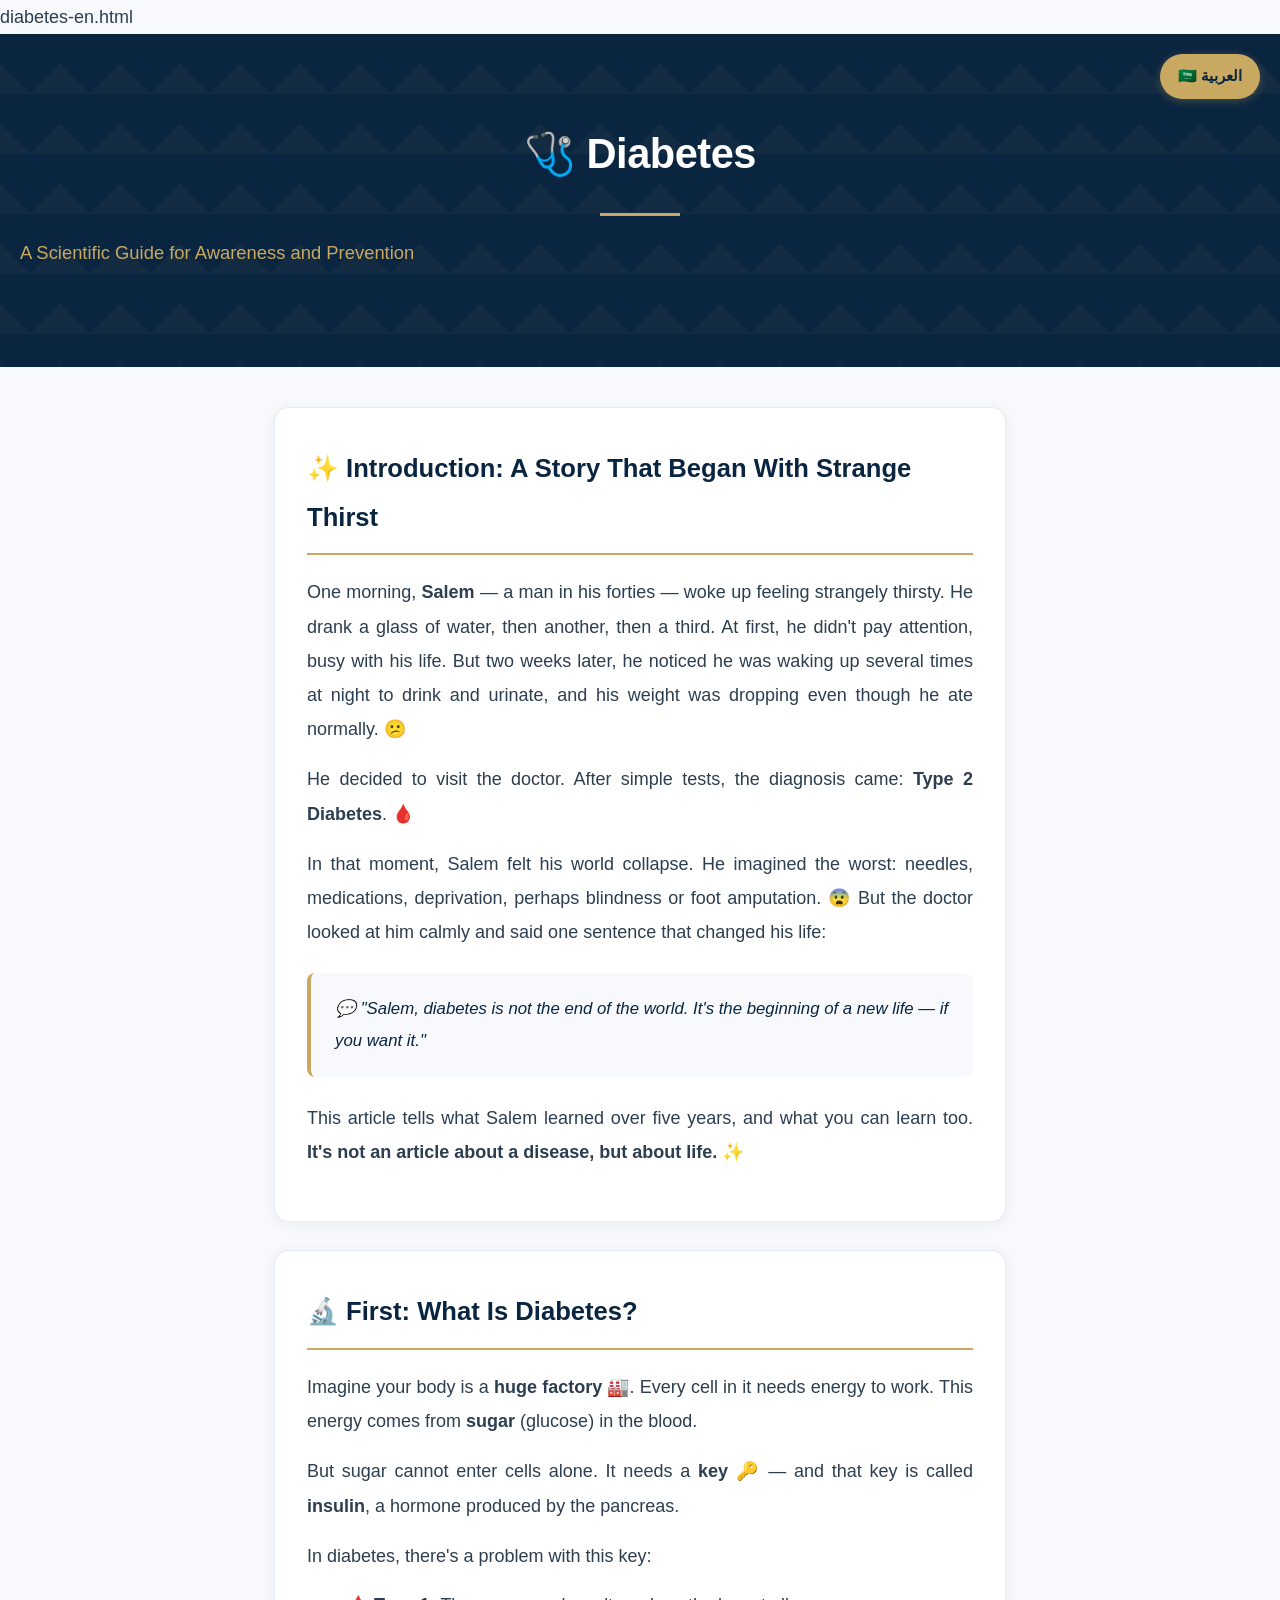
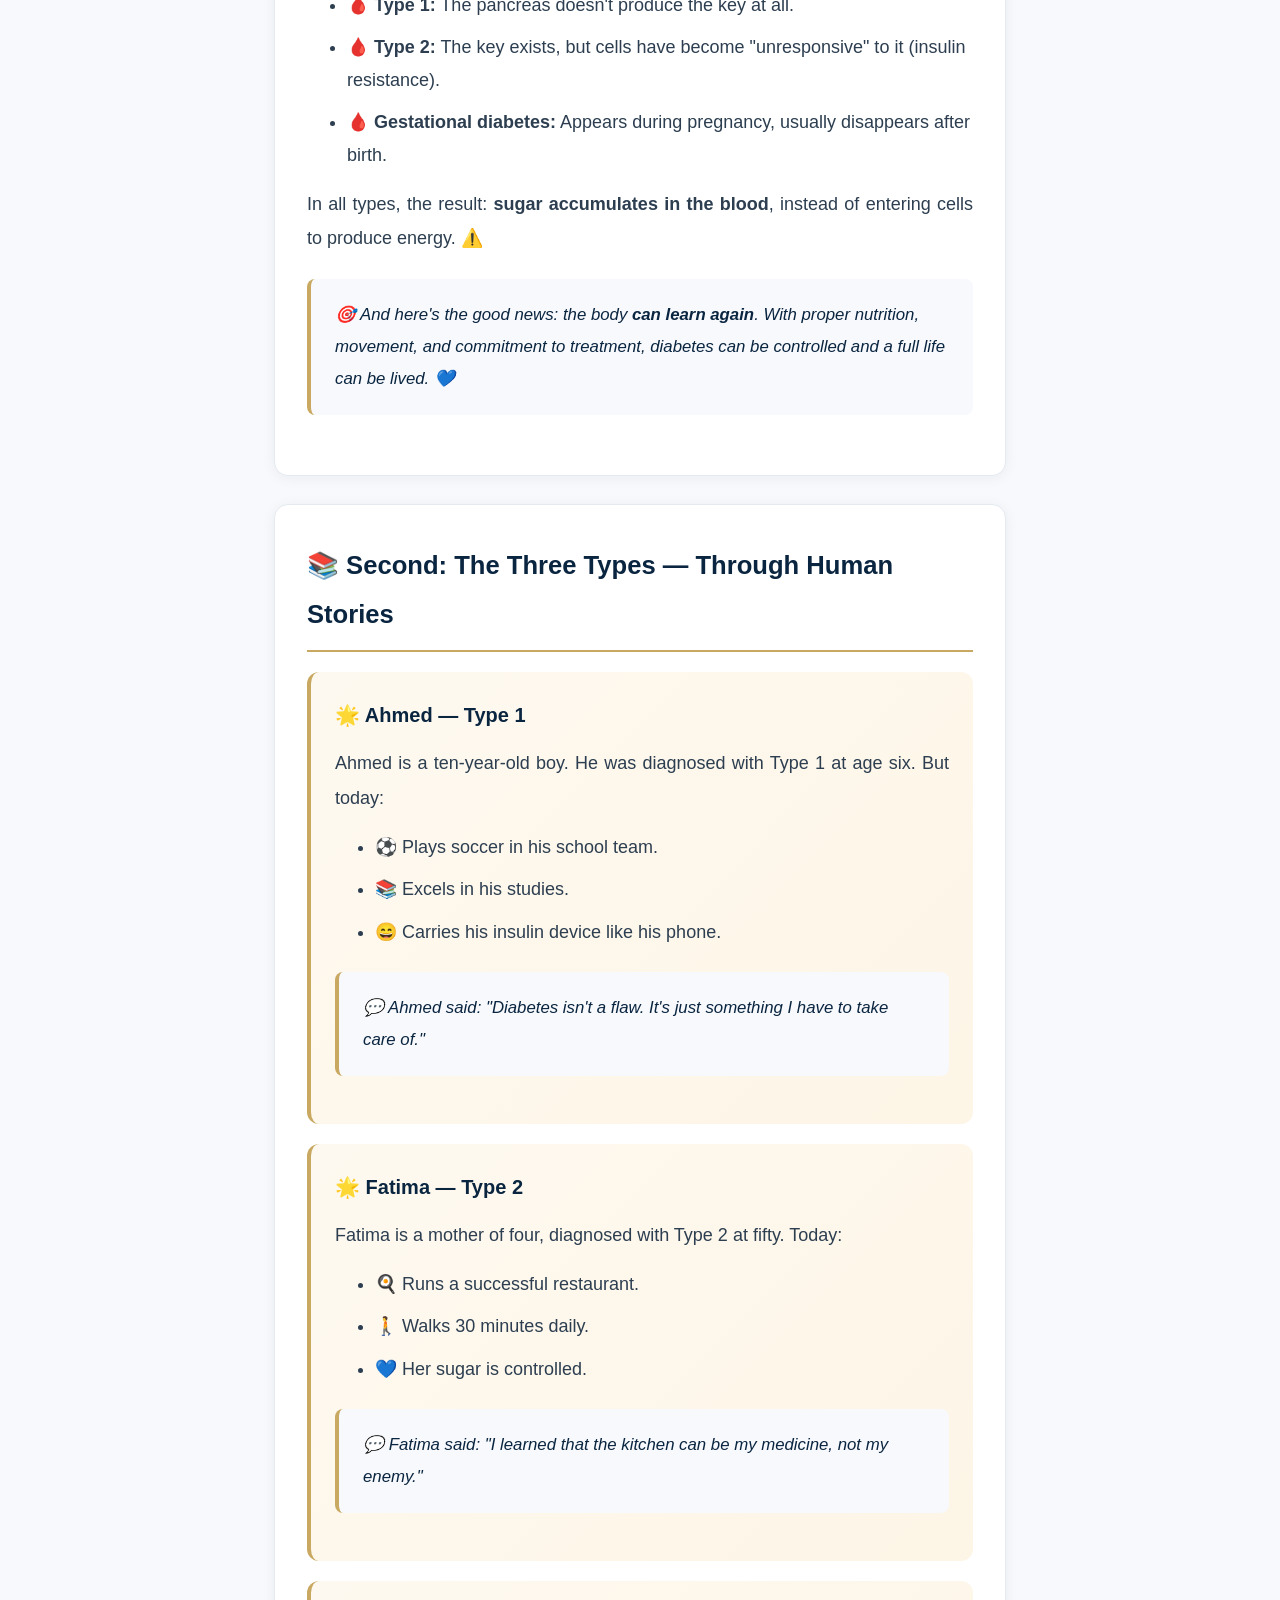
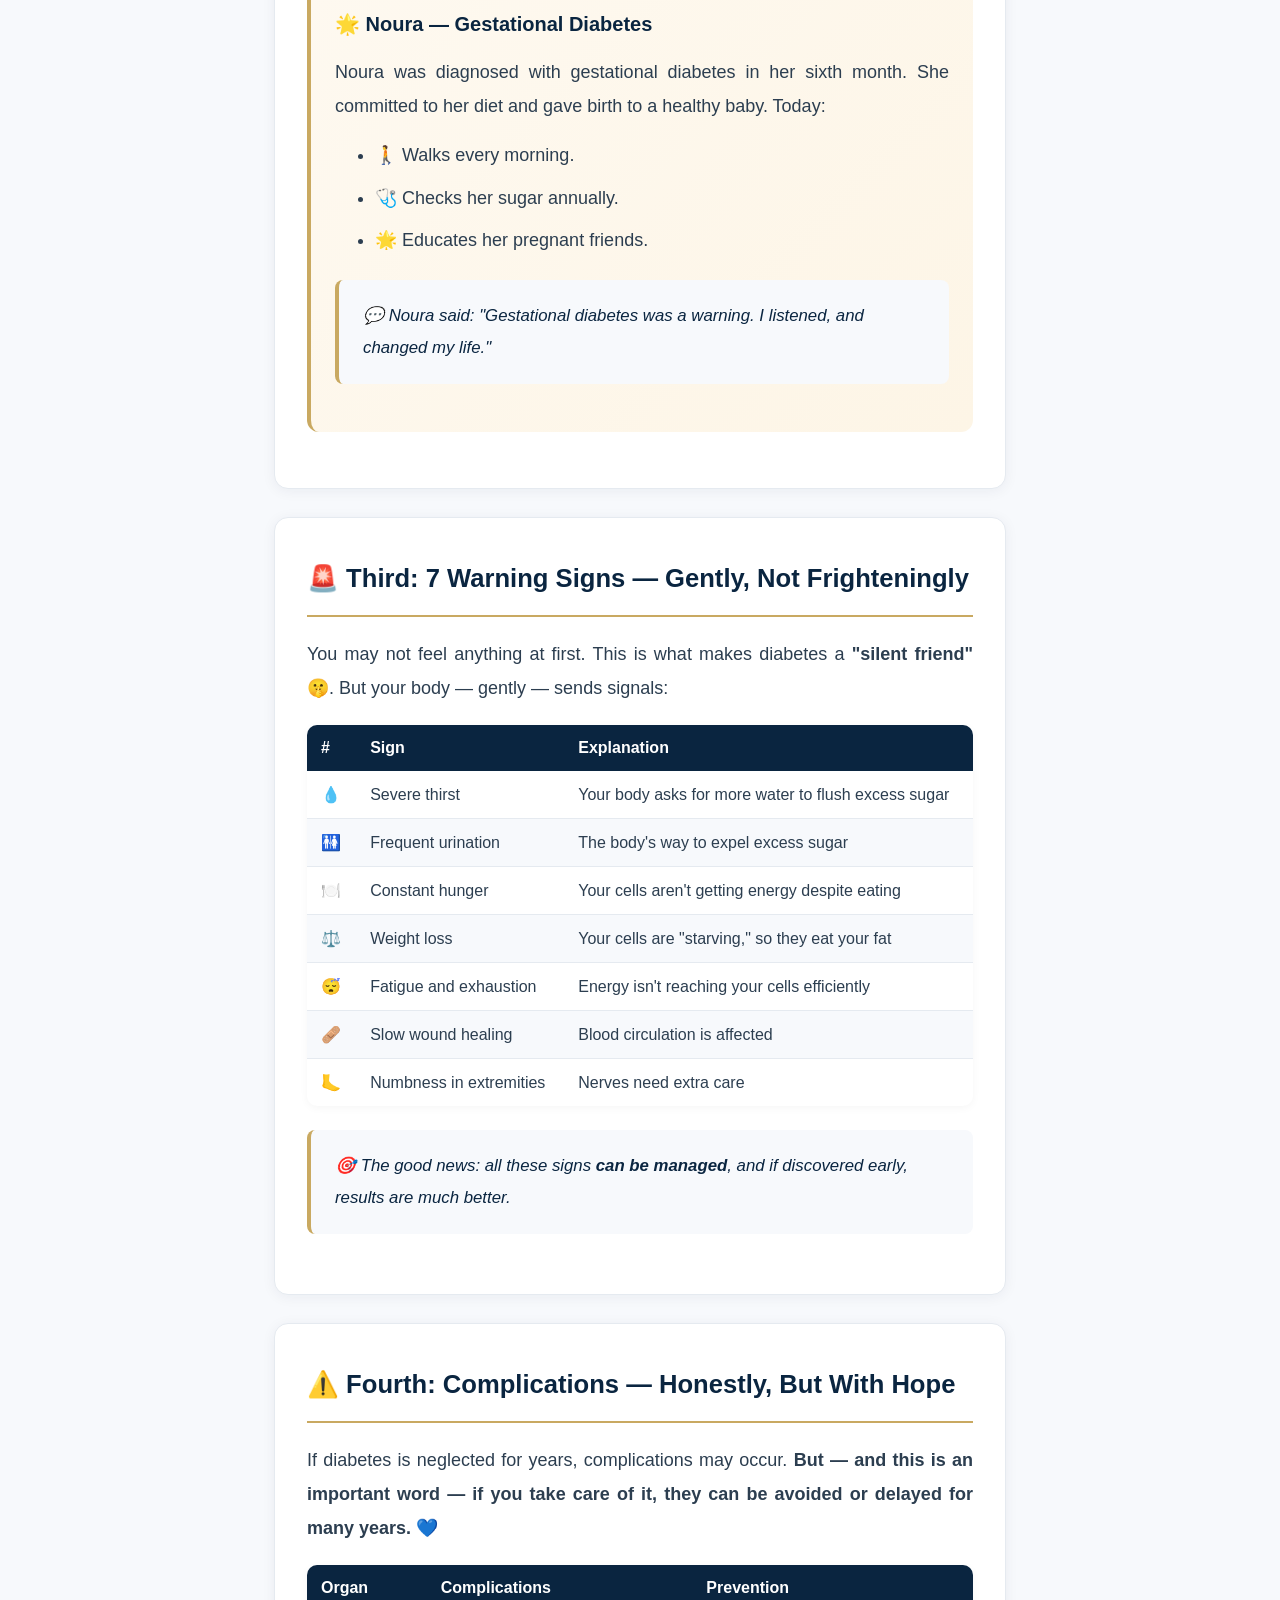
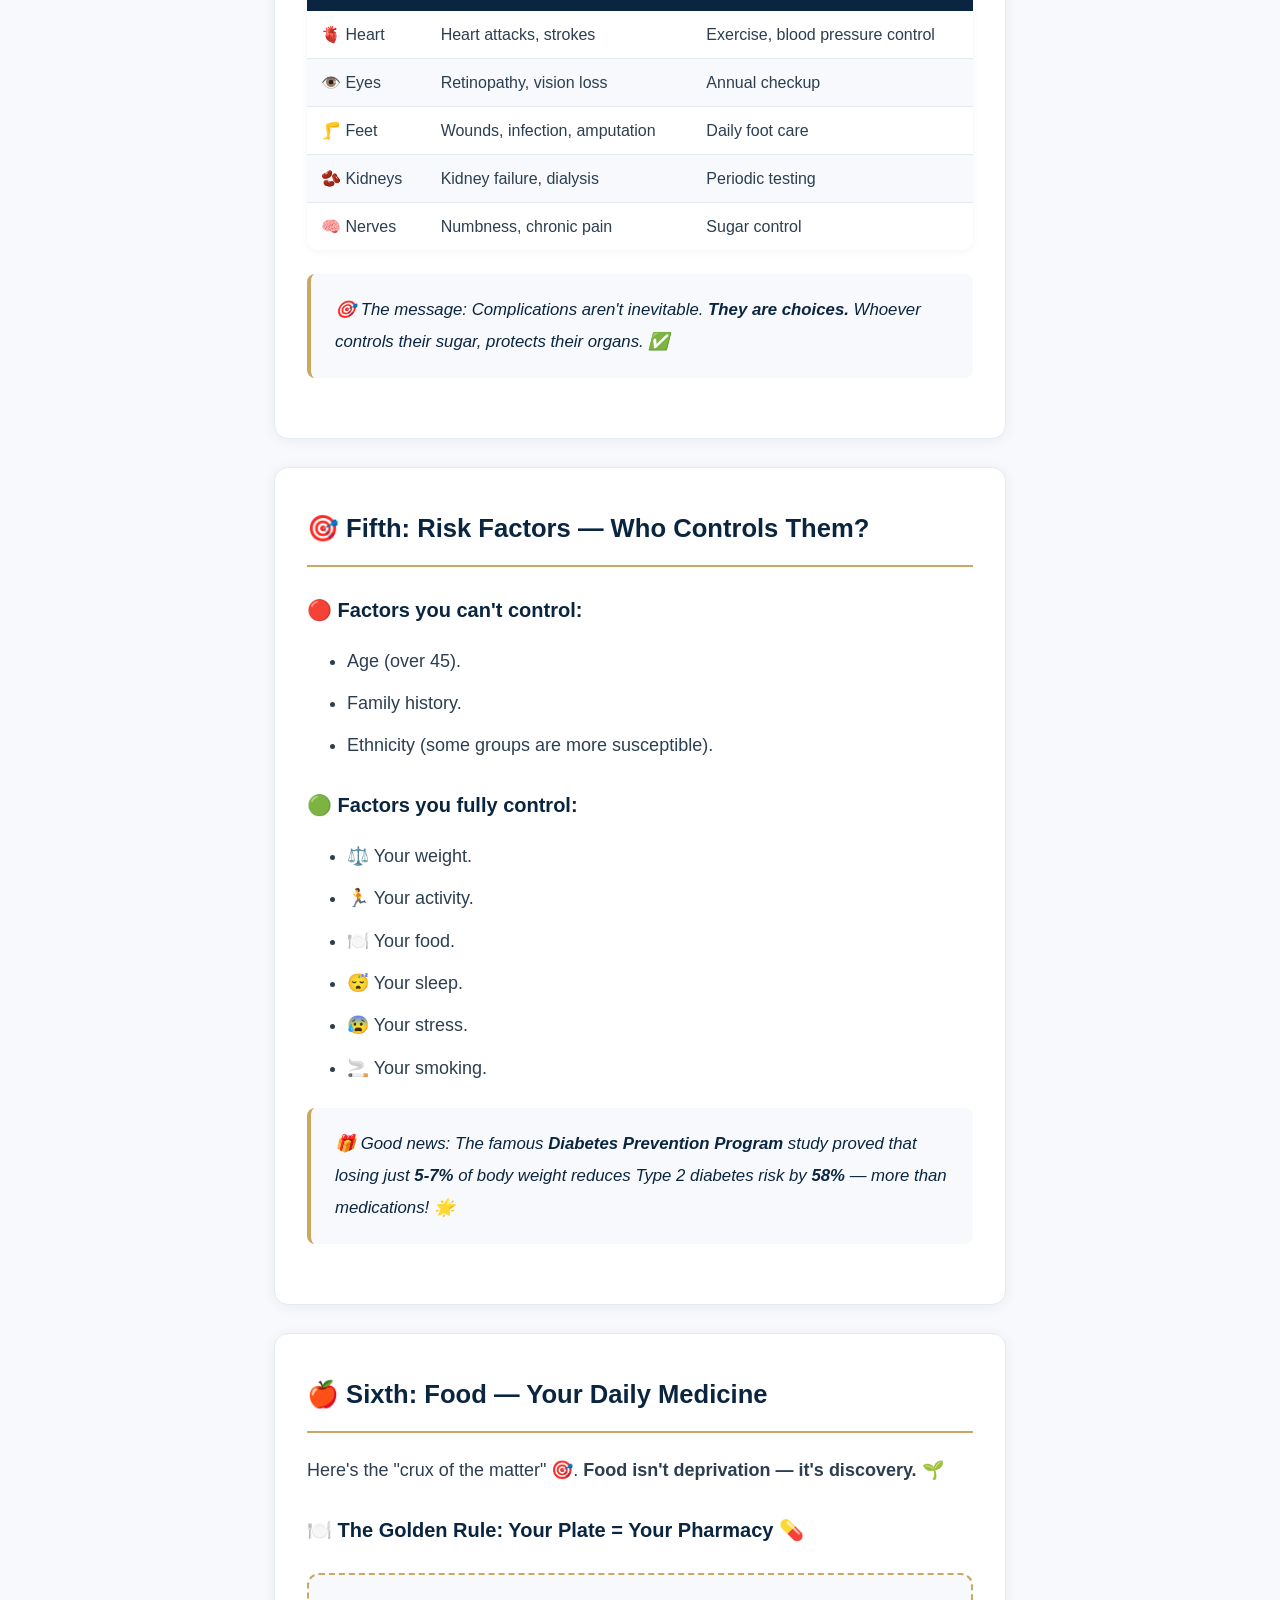
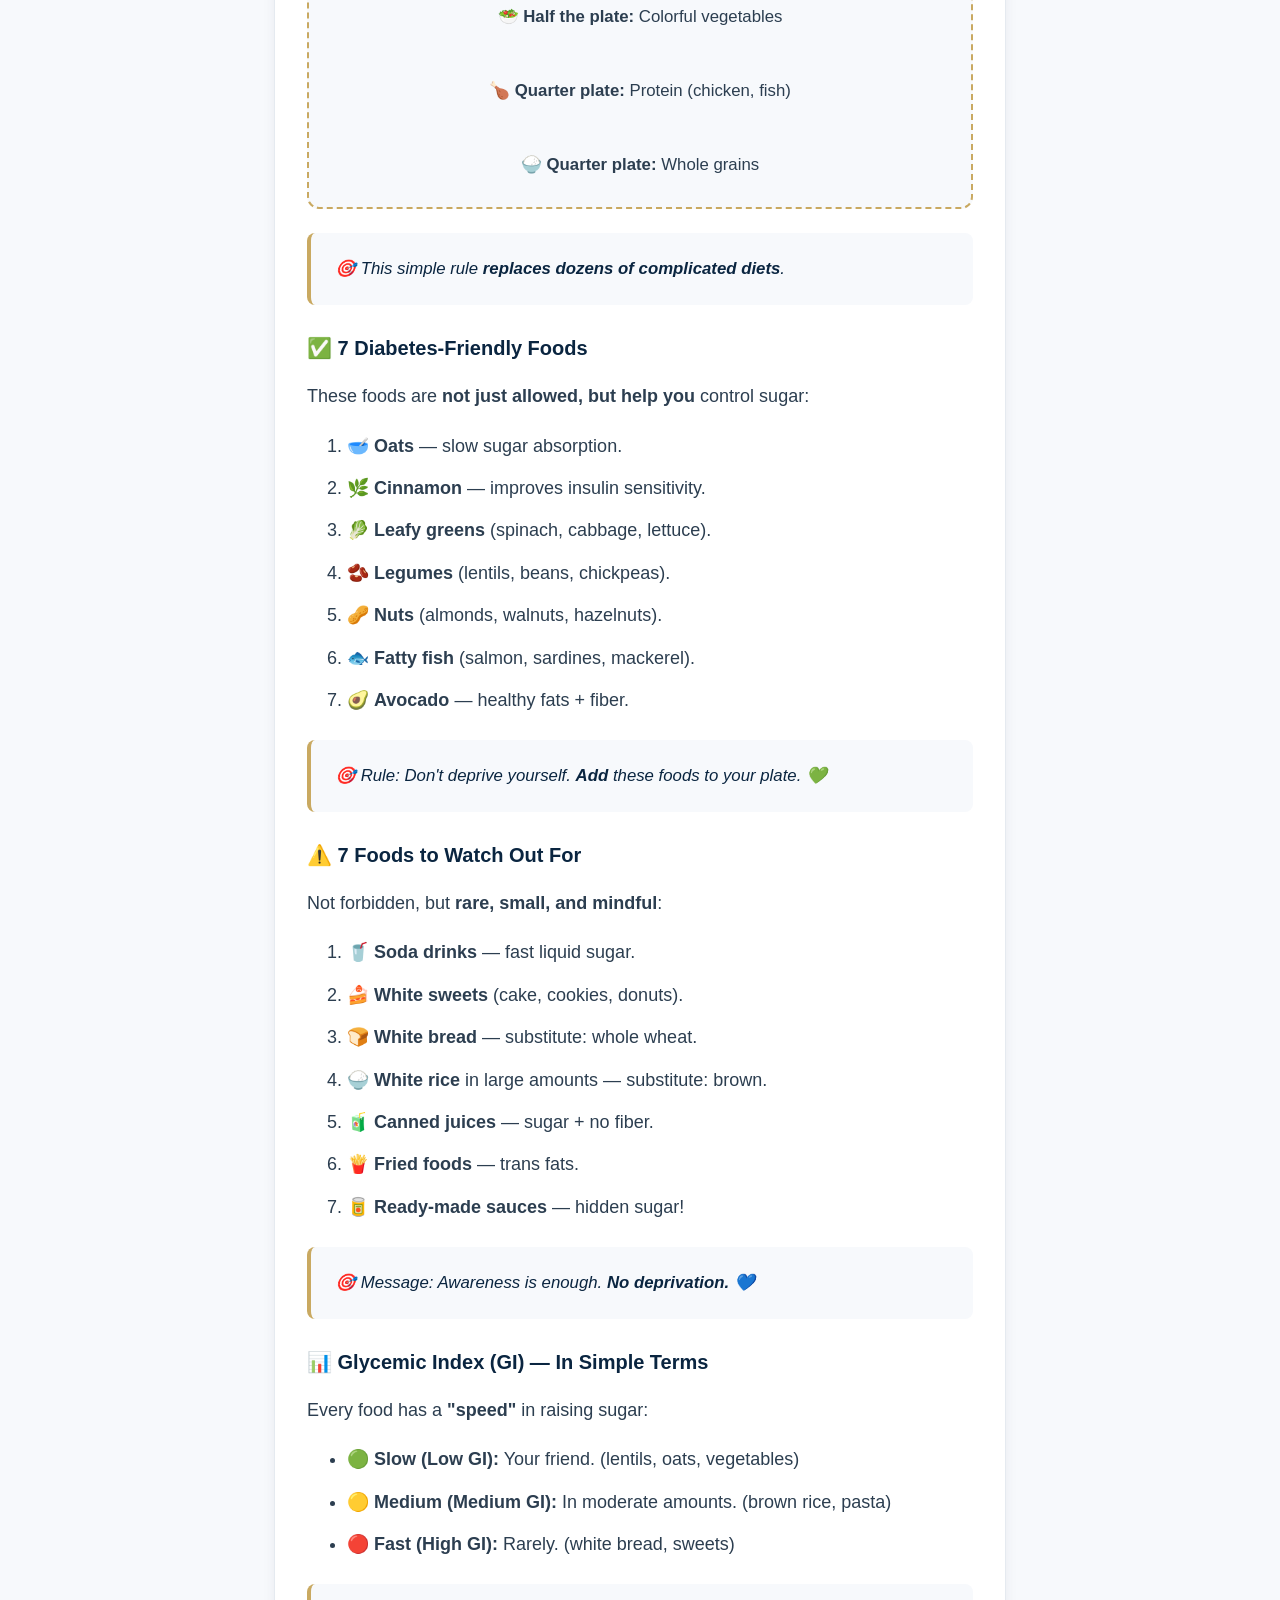
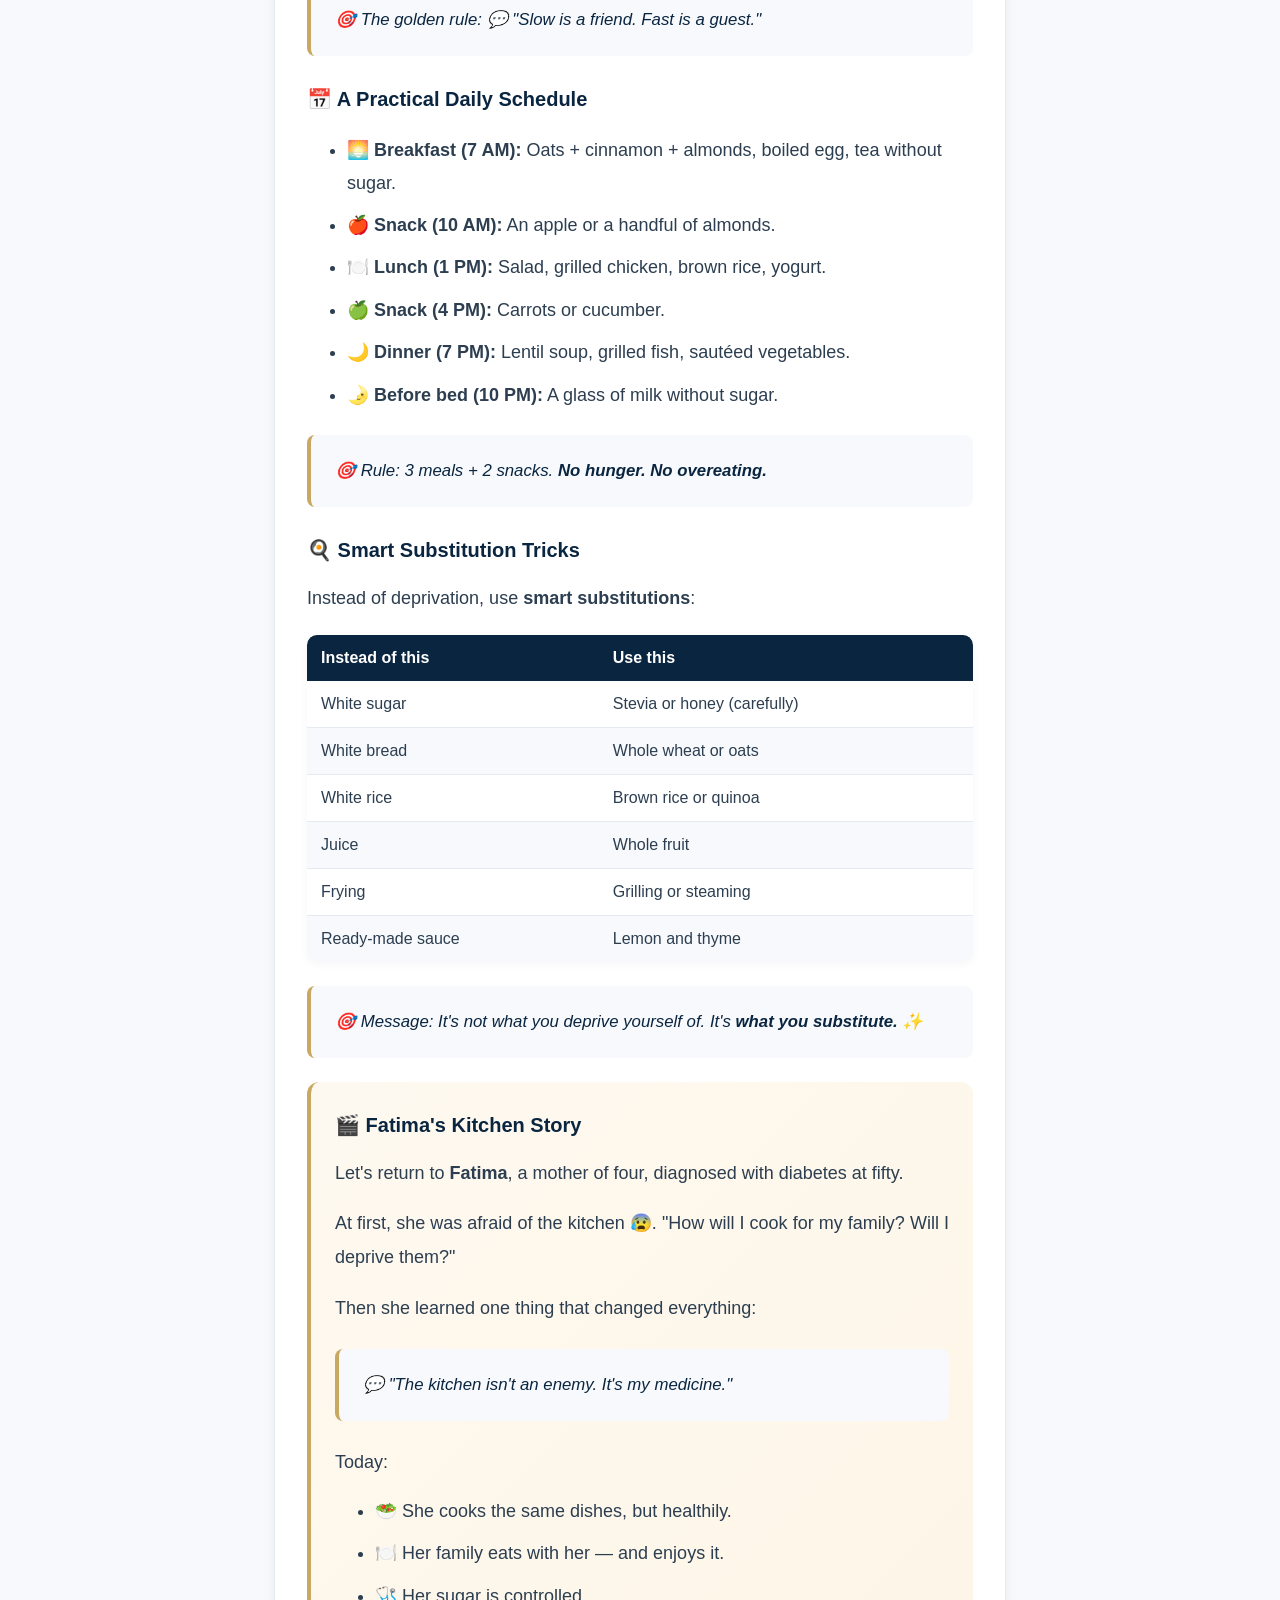
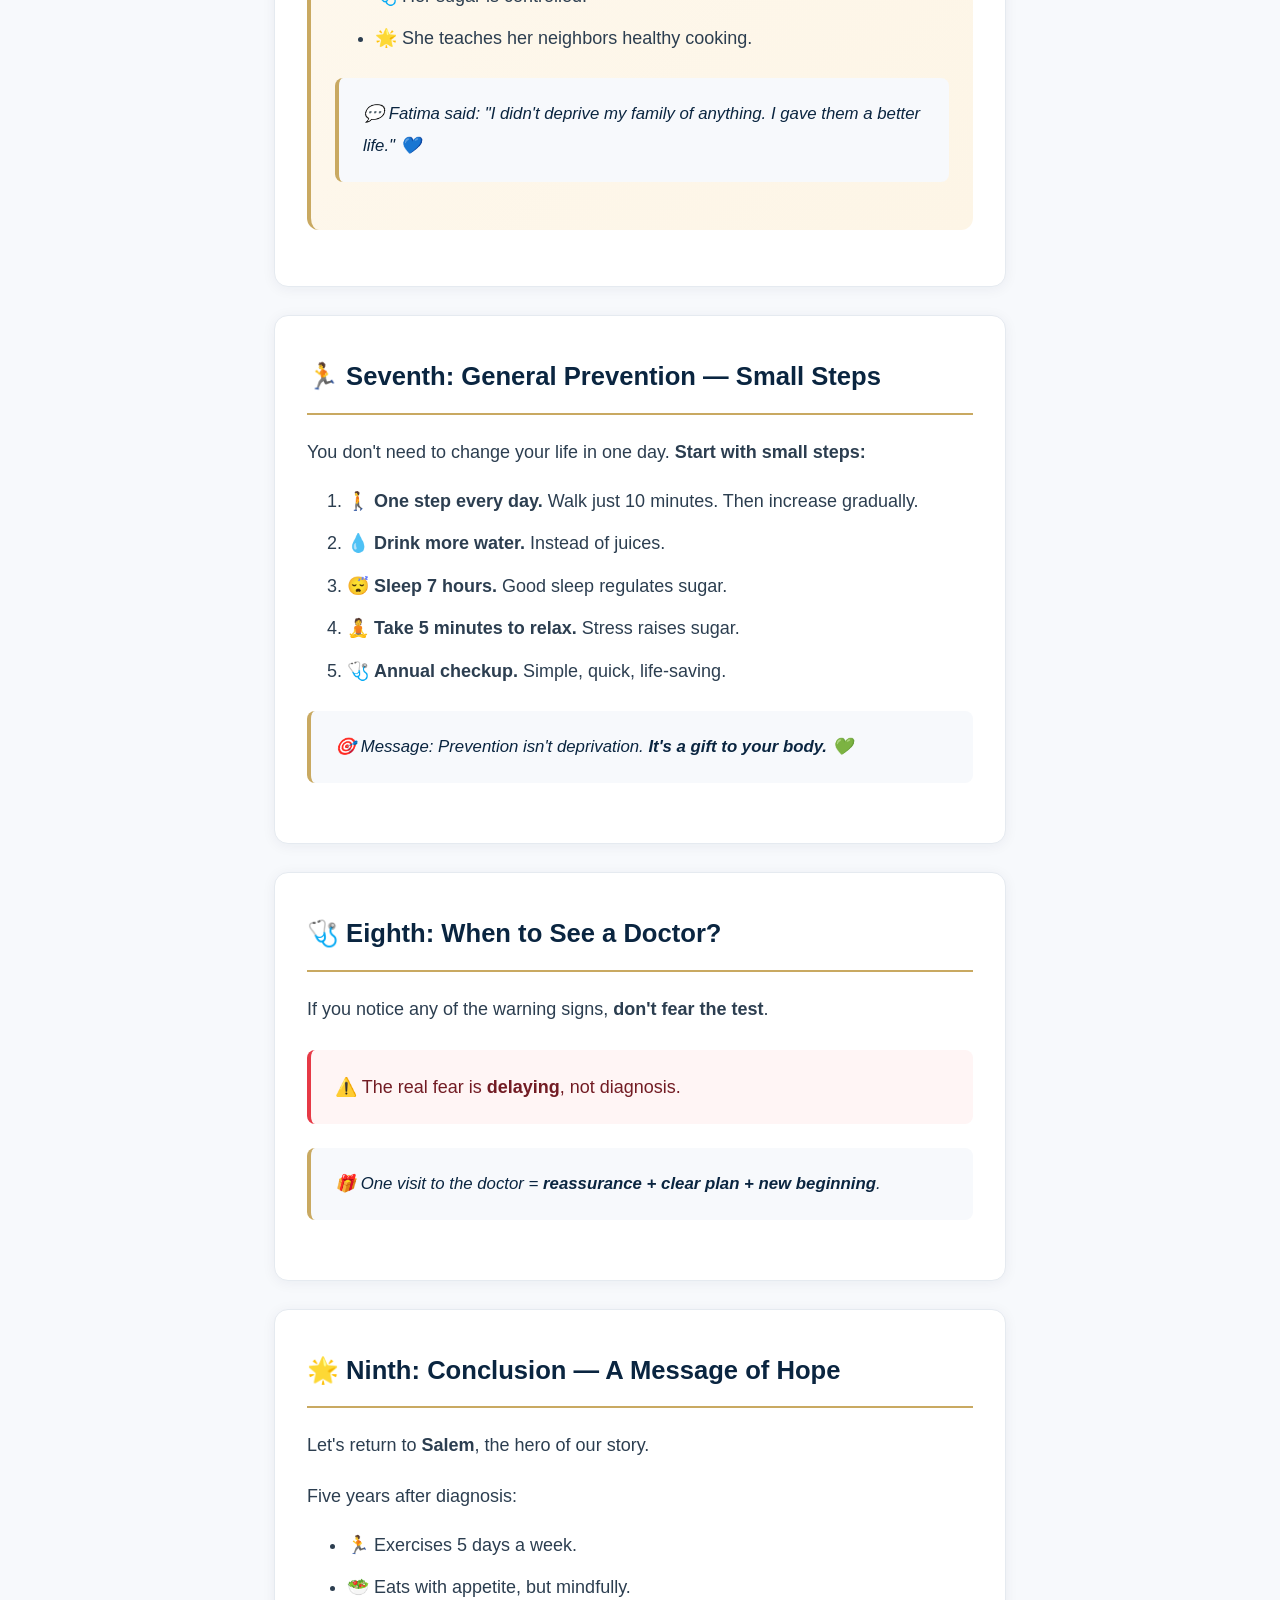
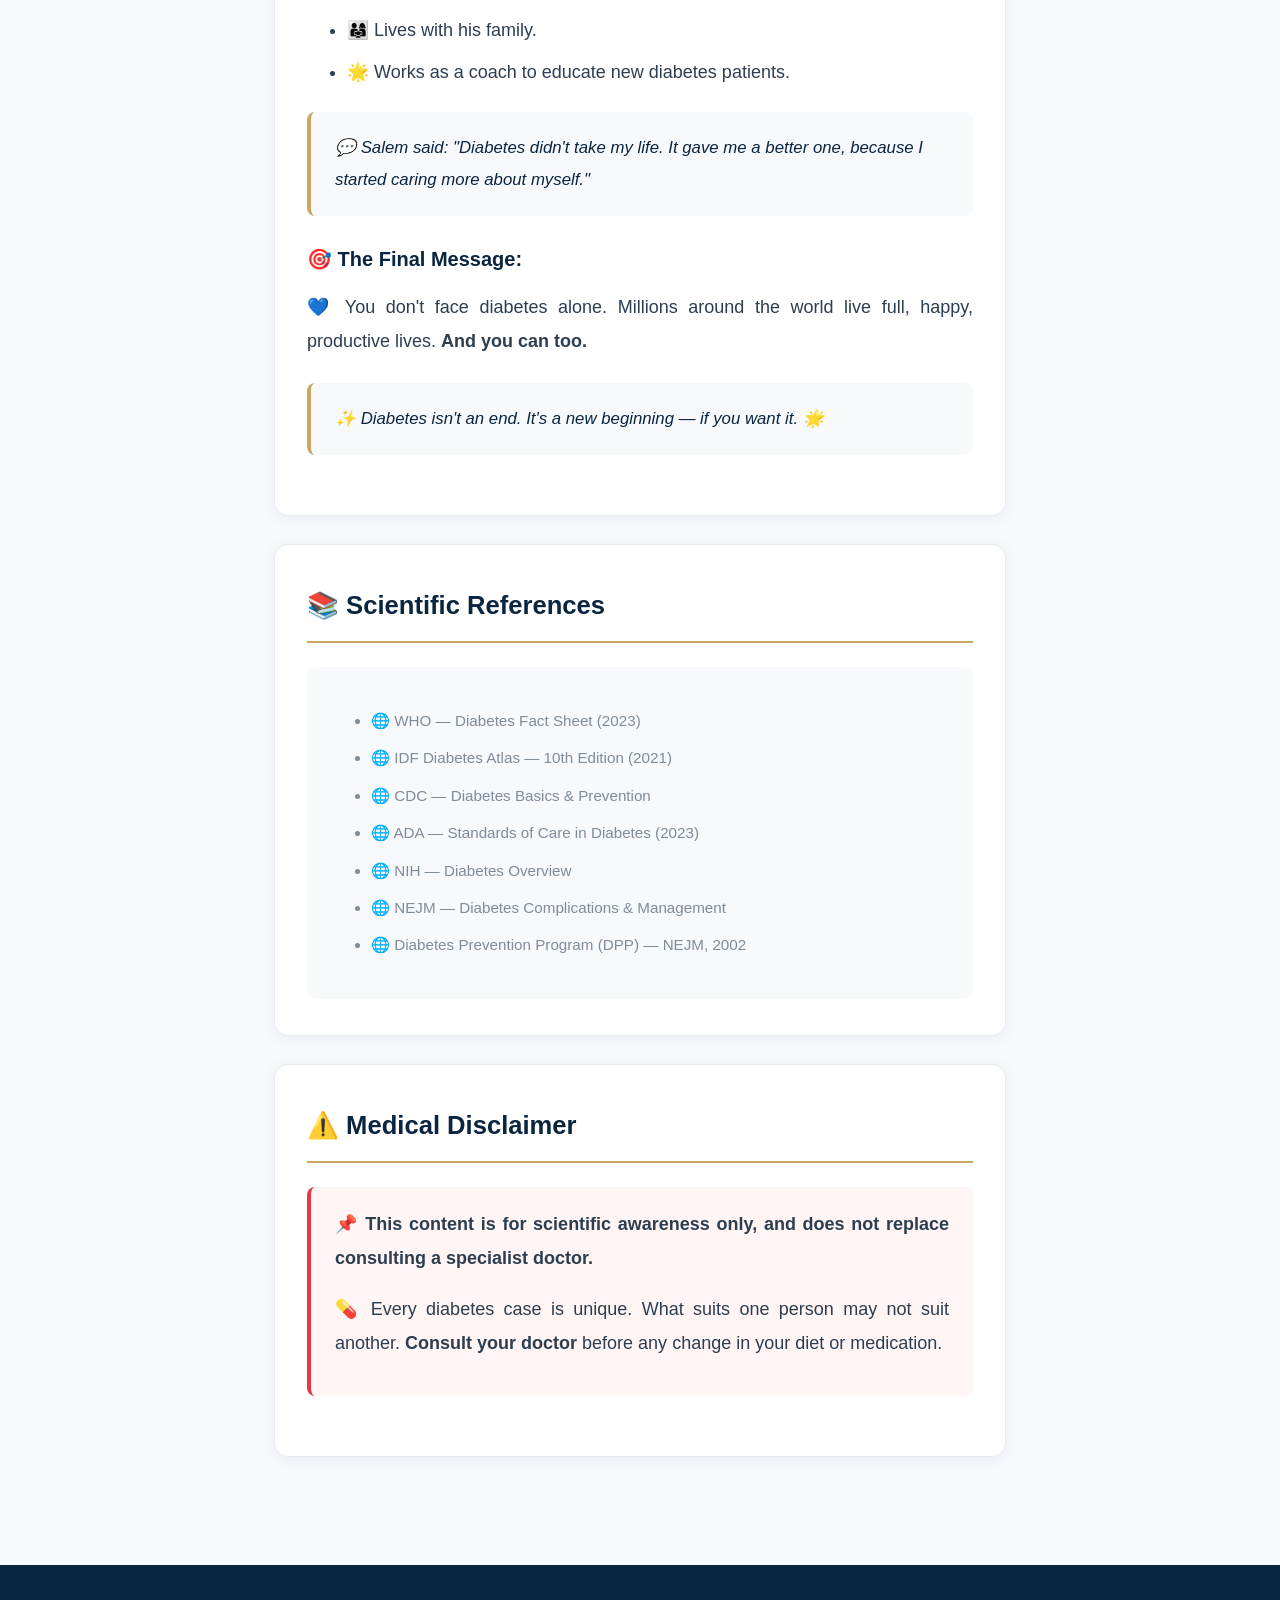
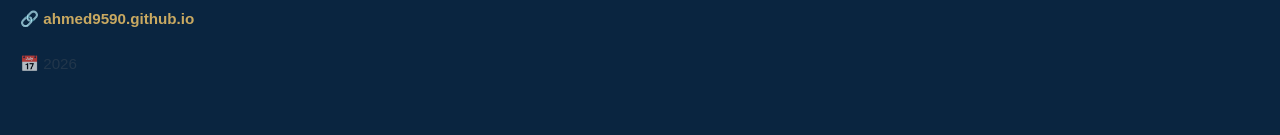
<file: diabetes-en.html>
diabetes-en.html
<!DOCTYPE html>
<html lang="en" dir="ltr">
<head>
<meta charset="UTF-8">
<meta name="viewport" content="width=device-width, initial-scale=1.0">
<title>Diabetes: A Scientific Guide for Awareness and Prevention</title>

<meta property="og:type" content="article">
<meta property="og:title" content="Diabetes: A Scientific Guide for Awareness and Prevention">
<meta property="og:description" content="A comprehensive scientific guide about diabetes: types, early symptoms, complications, and prevention with an inspiring narrative approach.">
<meta property="og:url" content="https://ahmed9590.github.io/my-website/diabetes-en.html">
<meta property="og:image" content="https://ahmed9590.github.io/my-website/diabetes-cover.jpg">
<meta property="og:locale" content="en_US">

<meta name="twitter:card" content="summary_large_image">
<meta name="twitter:title" content="Diabetes: A Scientific Guide for Awareness and Prevention">
<meta name="twitter:description" content="A comprehensive scientific guide about diabetes with an inspiring narrative approach.">
<meta name="twitter:image" content="https://ahmed9590.github.io/my-website/diabetes-cover.jpg">

<style>
:root {
  --navy: #0a2540;
  --gold: #c9a961;
  --white: #ffffff;
  --soft: #f7f9fc;
  --text: #2c3e50;
  --muted: #7f8c9a;
  --line: #e5eaf0;
  --green: #27ae60;
  --red: #e63946;
}

* { box-sizing: border-box; margin: 0; padding: 0; }

html { scroll-behavior: smooth; }

body {
  font-family: 'Segoe UI', 'Helvetica', 'Arial', sans-serif;
  background: var(--soft);
  color: var(--text);
  line-height: 1.9;
  font-size: 18px;
}

.hero {
  background: var(--navy);
  color: var(--white);
  padding: 80px 20px;
  text-align: center;
  position: relative;
  overflow: hidden;
}

.hero::before {
  content: '';
  position: absolute;
  top: 0; left: 0; right: 0; bottom: 0;
  background-image:
    linear-gradient(45deg, rgba(201,169,97,0.05) 25%, transparent 25%),
    linear-gradient(-45deg, rgba(201,169,97,0.05) 25%, transparent 25%);
  background-size: 60px 60px;
  pointer-events: none;
}

.hero h1 {
  font-size: 2.6rem;
  font-weight: 800;
  margin-bottom: 16px;
  position: relative;
  letter-spacing: -0.5px;
}

.hero .underline {
  width: 80px;
  height: 3px;
  background: var(--gold);
  margin: 20px auto;
}

.hero p {
  font-size: 1.15rem;
  color: var(--gold);
  position: relative;
  font-weight: 500;
}

.lang-switch {
  position: absolute;
  top: 20px;
  right: 20px;
  z-index: 10;
}

.lang-btn {
  background: var(--gold);
  color: var(--navy);
  padding: 8px 18px;
  border-radius: 50px;
  text-decoration: none;
  font-weight: 700;
  font-size: 0.95rem;
  transition: all 0.3s ease;
  display: inline-block;
  box-shadow: 0 2px 10px rgba(201,169,97,0.3);
}

.lang-btn:hover {
  background: var(--white);
  transform: translateY(-2px);
  box-shadow: 0 4px 14px rgba(201,169,97,0.5);
}

.container {
  max-width: 780px;
  margin: 0 auto;
  padding: 40px 24px 80px;
}

section {
  background: var(--white);
  border-radius: 14px;
  padding: 36px 32px;
  margin-bottom: 28px;
  box-shadow: 0 2px 14px rgba(10,37,64,0.06);
  border: 1px solid var(--line);
}

h2 {
  font-size: 1.6rem;
  color: var(--navy);
  margin-bottom: 20px;
  padding-bottom: 12px;
  border-bottom: 2px solid var(--gold);
  font-weight: 700;
}

h3 {
  font-size: 1.25rem;
  color: var(--navy);
  margin: 24px 0 12px;
  font-weight: 700;
}

p {
  margin-bottom: 16px;
  color: var(--text);
  text-align: justify;
}

ul, ol {
  margin: 16px 0 16px 24px;
  padding-left: 16px;
}

li {
  margin-bottom: 10px;
  line-height: 1.8;
}

.quote {
  background: var(--soft);
  border-left: 4px solid var(--gold);
  padding: 20px 24px;
  margin: 24px 0;
  border-radius: 8px;
  font-style: italic;
  color: var(--navy);
  font-size: 1.05rem;
  font-weight: 500;
}

.story {
  background: linear-gradient(135deg, #fef9f0 0%, #fdf5e6 100%);
  border-radius: 12px;
  padding: 24px;
  margin: 20px 0;
  border-left: 4px solid var(--gold);
}

.story h3 {
  margin-top: 0;
  color: var(--navy);
}

.plate {
  background: var(--soft);
  border: 2px dashed var(--gold);
  border-radius: 12px;
  padding: 24px;
  margin: 24px 0;
  text-align: center;
  font-size: 1.05rem;
  line-height: 2.2;
}

table {
  width: 100%;
  border-collapse: collapse;
  margin: 20px 0;
  background: var(--white);
  border-radius: 10px;
  overflow: hidden;
  box-shadow: 0 2px 8px rgba(0,0,0,0.04);
}

th {
  background: var(--navy);
  color: var(--white);
  padding: 14px;
  text-align: left;
  font-weight: 600;
}

td {
  padding: 14px;
  border-bottom: 1px solid var(--line);
  text-align: left;
}

tr:last-child td { border-bottom: none; }
tr:nth-child(even) { background: var(--soft); }

.warning {
  background: #fff5f5;
  border-left: 4px solid var(--red);
  padding: 20px 24px;
  border-radius: 8px;
  margin: 24px 0;
  color: #721c24;
  font-weight: 500;
}

.sources {
  background: var(--soft);
  padding: 24px;
  border-radius: 10px;
  margin-top: 24px;
  font-size: 0.95rem;
}

.sources li { color: var(--muted); }

.footer {
  text-align: center;
  padding: 40px 20px;
  background: var(--navy);
  color: var(--white);
  font-size: 0.95rem;
}

.footer a {
  color: var(--gold);
  text-decoration: none;
  font-weight: 600;
}

.footer a:hover { text-decoration: underline; }

@media (max-width: 600px) {
  body { font-size: 17px; }
  .hero { padding: 60px 16px; }
  .hero h1 { font-size: 1.9rem; }
  .hero p { font-size: 1rem; }
  .container { padding: 24px 16px 60px; }
  section { padding: 24px 20px; }
  h2 { font-size: 1.35rem; }
  h3 { font-size: 1.1rem; }
  table { font-size: 0.92rem; }
  th, td { padding: 10px 8px; }
  .lang-switch { top: 16px; right: 16px; }
  .lang-btn { padding: 6px 14px; font-size: 0.85rem; }
}
</style>
</head>
<body>

<header class="hero">
  <div class="lang-switch">
    <a href="diabetes.html" class="lang-btn">🇸🇦 العربية</a>
  </div>
  <h1>🩺 Diabetes</h1>
  <div class="underline"></div>
  <p>A Scientific Guide for Awareness and Prevention</p>
</header>

<main class="container">

  <section>
    <h2>✨ Introduction: A Story That Began With Strange Thirst</h2>
    <p>One morning, <strong>Salem</strong> — a man in his forties — woke up feeling strangely thirsty. He drank a glass of water, then another, then a third. At first, he didn't pay attention, busy with his life. But two weeks later, he noticed he was waking up several times at night to drink and urinate, and his weight was dropping even though he ate normally. 😕</p>
    <p>He decided to visit the doctor. After simple tests, the diagnosis came: <strong>Type 2 Diabetes</strong>. 🩸</p>
    <p>In that moment, Salem felt his world collapse. He imagined the worst: needles, medications, deprivation, perhaps blindness or foot amputation. 😨 But the doctor looked at him calmly and said one sentence that changed his life:</p>
    <div class="quote">💬 "Salem, diabetes is not the end of the world. It's the beginning of a new life — if you want it."</div>
    <p>This article tells what Salem learned over five years, and what you can learn too. <strong>It's not an article about a disease, but about life.</strong> ✨</p>
  </section>

  <section>
    <h2>🔬 First: What Is Diabetes?</h2>
    <p>Imagine your body is a <strong>huge factory</strong> 🏭. Every cell in it needs energy to work. This energy comes from <strong>sugar</strong> (glucose) in the blood.</p>
    <p>But sugar cannot enter cells alone. It needs a <strong>key</strong> 🔑 — and that key is called <strong>insulin</strong>, a hormone produced by the pancreas.</p>
    <p>In diabetes, there's a problem with this key:</p>
    <ul>
      <li>🩸 <strong>Type 1:</strong> The pancreas doesn't produce the key at all.</li>
      <li>🩸 <strong>Type 2:</strong> The key exists, but cells have become "unresponsive" to it (insulin resistance).</li>
      <li>🩸 <strong>Gestational diabetes:</strong> Appears during pregnancy, usually disappears after birth.</li>
    </ul>
    <p>In all types, the result: <strong>sugar accumulates in the blood</strong>, instead of entering cells to produce energy. ⚠️</p>
    <div class="quote">🎯 And here's the good news: the body <strong>can learn again</strong>. With proper nutrition, movement, and commitment to treatment, diabetes can be controlled and a full life can be lived. 💙</div>
  </section>

  <section>
    <h2>📚 Second: The Three Types — Through Human Stories</h2>

    <div class="story">
      <h3>🌟 Ahmed — Type 1</h3>
      <p>Ahmed is a ten-year-old boy. He was diagnosed with Type 1 at age six. But today:</p>
      <ul>
        <li>⚽ Plays soccer in his school team.</li>
        <li>📚 Excels in his studies.</li>
        <li>😄 Carries his insulin device like his phone.</li>
      </ul>
      <div class="quote">💬 Ahmed said: "Diabetes isn't a flaw. It's just something I have to take care of."</div>
    </div>

    <div class="story">
      <h3>🌟 Fatima — Type 2</h3>
      <p>Fatima is a mother of four, diagnosed with Type 2 at fifty. Today:</p>
      <ul>
        <li>🍳 Runs a successful restaurant.</li>
        <li>🚶 Walks 30 minutes daily.</li>
        <li>💙 Her sugar is controlled.</li>
      </ul>
      <div class="quote">💬 Fatima said: "I learned that the kitchen can be my medicine, not my enemy."</div>
    </div>

    <div class="story">
      <h3>🌟 Noura — Gestational Diabetes</h3>
      <p>Noura was diagnosed with gestational diabetes in her sixth month. She committed to her diet and gave birth to a healthy baby. Today:</p>
      <ul>
        <li>🚶 Walks every morning.</li>
        <li>🩺 Checks her sugar annually.</li>
        <li>🌟 Educates her pregnant friends.</li>
      </ul>
      <div class="quote">💬 Noura said: "Gestational diabetes was a warning. I listened, and changed my life."</div>
    </div>
  </section>

  <section>
    <h2>🚨 Third: 7 Warning Signs — Gently, Not Frighteningly</h2>
    <p>You may not feel anything at first. This is what makes diabetes a <strong>"silent friend"</strong> 🤫. But your body — gently — sends signals:</p>
    <table>
      <thead>
        <tr><th>#</th><th>Sign</th><th>Explanation</th></tr>
      </thead>
      <tbody>
        <tr><td>💧</td><td>Severe thirst</td><td>Your body asks for more water to flush excess sugar</td></tr>
        <tr><td>🚻</td><td>Frequent urination</td><td>The body's way to expel excess sugar</td></tr>
        <tr><td>🍽️</td><td>Constant hunger</td><td>Your cells aren't getting energy despite eating</td></tr>
        <tr><td>⚖️</td><td>Weight loss</td><td>Your cells are "starving," so they eat your fat</td></tr>
        <tr><td>😴</td><td>Fatigue and exhaustion</td><td>Energy isn't reaching your cells efficiently</td></tr>
        <tr><td>🩹</td><td>Slow wound healing</td><td>Blood circulation is affected</td></tr>
        <tr><td>🦶</td><td>Numbness in extremities</td><td>Nerves need extra care</td></tr>
      </tbody>
    </table>
    <div class="quote">🎯 The good news: all these signs <strong>can be managed</strong>, and if discovered early, results are much better.</div>
  </section>

  <section>
    <h2>⚠️ Fourth: Complications — Honestly, But With Hope</h2>
    <p>If diabetes is neglected for years, complications may occur. <strong>But — and this is an important word — if you take care of it, they can be avoided or delayed for many years.</strong> 💙</p>
    <table>
      <thead>
        <tr><th>Organ</th><th>Complications</th><th>Prevention</th></tr>
      </thead>
      <tbody>
        <tr><td>🫀 Heart</td><td>Heart attacks, strokes</td><td>Exercise, blood pressure control</td></tr>
        <tr><td>👁️ Eyes</td><td>Retinopathy, vision loss</td><td>Annual checkup</td></tr>
        <tr><td>🦵 Feet</td><td>Wounds, infection, amputation</td><td>Daily foot care</td></tr>
        <tr><td>🫘 Kidneys</td><td>Kidney failure, dialysis</td><td>Periodic testing</td></tr>
        <tr><td>🧠 Nerves</td><td>Numbness, chronic pain</td><td>Sugar control</td></tr>
      </tbody>
    </table>
    <div class="quote">🎯 The message: Complications aren't inevitable. <strong>They are choices.</strong> Whoever controls their sugar, protects their organs. ✅</div>
  </section>

  <section>
    <h2>🎯 Fifth: Risk Factors — Who Controls Them?</h2>
    <h3>🔴 Factors you can't control:</h3>
    <ul>
      <li>Age (over 45).</li>
      <li>Family history.</li>
      <li>Ethnicity (some groups are more susceptible).</li>
    </ul>
    <h3>🟢 Factors you fully control:</h3>
    <ul>
      <li>⚖️ Your weight.</li>
      <li>🏃 Your activity.</li>
      <li>🍽️ Your food.</li>
      <li>😴 Your sleep.</li>
      <li>😰 Your stress.</li>
      <li>🚬 Your smoking.</li>
    </ul>
    <div class="quote">🎁 Good news: The famous <strong>Diabetes Prevention Program</strong> study proved that losing just <strong>5-7%</strong> of body weight reduces Type 2 diabetes risk by <strong>58%</strong> — more than medications! 🌟</div>
  </section>

  <section>
    <h2>🍎 Sixth: Food — Your Daily Medicine</h2>
    <p>Here's the "crux of the matter" 🎯. <strong>Food isn't deprivation — it's discovery.</strong> 🌱</p>

    <h3>🍽️ The Golden Rule: Your Plate = Your Pharmacy 💊</h3>
    <div class="plate">
      🥗 <strong>Half the plate:</strong> Colorful vegetables<br><br>
      🍗 <strong>Quarter plate:</strong> Protein (chicken, fish)<br><br>
      🍚 <strong>Quarter plate:</strong> Whole grains
    </div>
    <div class="quote">🎯 This simple rule <strong>replaces dozens of complicated diets</strong>.</div>

    <h3>✅ 7 Diabetes-Friendly Foods</h3>
    <p>These foods are <strong>not just allowed, but help you</strong> control sugar:</p>
    <ol>
      <li>🥣 <strong>Oats</strong> — slow sugar absorption.</li>
      <li>🌿 <strong>Cinnamon</strong> — improves insulin sensitivity.</li>
      <li>🥬 <strong>Leafy greens</strong> (spinach, cabbage, lettuce).</li>
      <li>🫘 <strong>Legumes</strong> (lentils, beans, chickpeas).</li>
      <li>🥜 <strong>Nuts</strong> (almonds, walnuts, hazelnuts).</li>
      <li>🐟 <strong>Fatty fish</strong> (salmon, sardines, mackerel).</li>
      <li>🥑 <strong>Avocado</strong> — healthy fats + fiber.</li>
    </ol>
    <div class="quote">🎯 Rule: Don't deprive yourself. <strong>Add</strong> these foods to your plate. 💚</div>

    <h3>⚠️ 7 Foods to Watch Out For</h3>
    <p>Not forbidden, but <strong>rare, small, and mindful</strong>:</p>
    <ol>
      <li>🥤 <strong>Soda drinks</strong> — fast liquid sugar.</li>
      <li>🍰 <strong>White sweets</strong> (cake, cookies, donuts).</li>
      <li>🍞 <strong>White bread</strong> — substitute: whole wheat.</li>
      <li>🍚 <strong>White rice</strong> in large amounts — substitute: brown.</li>
      <li>🧃 <strong>Canned juices</strong> — sugar + no fiber.</li>
      <li>🍟 <strong>Fried foods</strong> — trans fats.</li>
      <li>🥫 <strong>Ready-made sauces</strong> — hidden sugar!</li>
    </ol>
    <div class="quote">🎯 Message: Awareness is enough. <strong>No deprivation.</strong> 💙</div>

    <h3>📊 Glycemic Index (GI) — In Simple Terms</h3>
    <p>Every food has a <strong>"speed"</strong> in raising sugar:</p>
    <ul>
      <li>🟢 <strong>Slow (Low GI):</strong> Your friend. (lentils, oats, vegetables)</li>
      <li>🟡 <strong>Medium (Medium GI):</strong> In moderate amounts. (brown rice, pasta)</li>
      <li>🔴 <strong>Fast (High GI):</strong> Rarely. (white bread, sweets)</li>
    </ul>
    <div class="quote">🎯 The golden rule: 💬 "Slow is a friend. Fast is a guest."</div>

    <h3>📅 A Practical Daily Schedule</h3>
    <ul>
      <li>🌅 <strong>Breakfast (7 AM):</strong> Oats + cinnamon + almonds, boiled egg, tea without sugar.</li>
      <li>🍎 <strong>Snack (10 AM):</strong> An apple or a handful of almonds.</li>
      <li>🍽️ <strong>Lunch (1 PM):</strong> Salad, grilled chicken, brown rice, yogurt.</li>
      <li>🍏 <strong>Snack (4 PM):</strong> Carrots or cucumber.</li>
      <li>🌙 <strong>Dinner (7 PM):</strong> Lentil soup, grilled fish, sautéed vegetables.</li>
      <li>🌛 <strong>Before bed (10 PM):</strong> A glass of milk without sugar.</li>
    </ul>
    <div class="quote">🎯 Rule: 3 meals + 2 snacks. <strong>No hunger. No overeating.</strong></div>

    <h3>🍳 Smart Substitution Tricks</h3>
    <p>Instead of deprivation, use <strong>smart substitutions</strong>:</p>
    <table>
      <thead>
        <tr><th>Instead of this</th><th>Use this</th></tr>
      </thead>
      <tbody>
        <tr><td>White sugar</td><td>Stevia or honey (carefully)</td></tr>
        <tr><td>White bread</td><td>Whole wheat or oats</td></tr>
        <tr><td>White rice</td><td>Brown rice or quinoa</td></tr>
        <tr><td>Juice</td><td>Whole fruit</td></tr>
        <tr><td>Frying</td><td>Grilling or steaming</td></tr>
        <tr><td>Ready-made sauce</td><td>Lemon and thyme</td></tr>
      </tbody>
    </table>
    <div class="quote">🎯 Message: It's not what you deprive yourself of. It's <strong>what you substitute.</strong> ✨</div>

    <div class="story">
      <h3>🎬 Fatima's Kitchen Story</h3>
      <p>Let's return to <strong>Fatima</strong>, a mother of four, diagnosed with diabetes at fifty.</p>
      <p>At first, she was afraid of the kitchen 😰. "How will I cook for my family? Will I deprive them?"</p>
      <p>Then she learned one thing that changed everything:</p>
      <div class="quote">💬 "The kitchen isn't an enemy. It's my medicine."</div>
      <p>Today:</p>
      <ul>
        <li>🥗 She cooks the same dishes, but healthily.</li>
        <li>🍽️ Her family eats with her — and enjoys it.</li>
        <li>🩺 Her sugar is controlled.</li>
        <li>🌟 She teaches her neighbors healthy cooking.</li>
      </ul>
      <div class="quote">💬 Fatima said: "I didn't deprive my family of anything. I gave them a better life." 💙</div>
    </div>
  </section>

  <section>
    <h2>🏃 Seventh: General Prevention — Small Steps</h2>
    <p>You don't need to change your life in one day. <strong>Start with small steps:</strong></p>
    <ol>
      <li>🚶 <strong>One step every day.</strong> Walk just 10 minutes. Then increase gradually.</li>
      <li>💧 <strong>Drink more water.</strong> Instead of juices.</li>
      <li>😴 <strong>Sleep 7 hours.</strong> Good sleep regulates sugar.</li>
      <li>🧘 <strong>Take 5 minutes to relax.</strong> Stress raises sugar.</li>
      <li>🩺 <strong>Annual checkup.</strong> Simple, quick, life-saving.</li>
    </ol>
    <div class="quote">🎯 Message: Prevention isn't deprivation. <strong>It's a gift to your body.</strong> 💚</div>
  </section>

  <section>
    <h2>🩺 Eighth: When to See a Doctor?</h2>
    <p>If you notice any of the warning signs, <strong>don't fear the test</strong>.</p>
    <div class="warning">⚠️ The real fear is <strong>delaying</strong>, not diagnosis.</div>
    <div class="quote">🎁 One visit to the doctor = <strong>reassurance + clear plan + new beginning</strong>.</div>
  </section>

  <section>
    <h2>🌟 Ninth: Conclusion — A Message of Hope</h2>
    <p>Let's return to <strong>Salem</strong>, the hero of our story.</p>
    <p>Five years after diagnosis:</p>
    <ul>
      <li>🏃 Exercises 5 days a week.</li>
      <li>🥗 Eats with appetite, but mindfully.</li>
      <li>👨‍👩‍👧 Lives with his family.</li>
      <li>🌟 Works as a coach to educate new diabetes patients.</li>
    </ul>
    <div class="quote">💬 Salem said: "Diabetes didn't take my life. It gave me a better one, because I started caring more about myself."</div>
    <h3>🎯 The Final Message:</h3>
    <p>💙 You don't face diabetes alone. Millions around the world live full, happy, productive lives. <strong>And you can too.</strong></p>
    <div class="quote">✨ Diabetes isn't an end. It's a new beginning — if you want it. 🌟</div>
  </section>

  <section>
    <h2>📚 Scientific References</h2>
    <div class="sources">
      <ul>
        <li>🌐 WHO — Diabetes Fact Sheet (2023)</li>
        <li>🌐 IDF Diabetes Atlas — 10th Edition (2021)</li>
        <li>🌐 CDC — Diabetes Basics &amp; Prevention</li>
        <li>🌐 ADA — Standards of Care in Diabetes (2023)</li>
        <li>🌐 NIH — Diabetes Overview</li>
        <li>🌐 NEJM — Diabetes Complications &amp; Management</li>
        <li>🌐 Diabetes Prevention Program (DPP) — NEJM, 2002</li>
      </ul>
    </div>
  </section>

  <section>
    <h2>⚠️ Medical Disclaimer</h2>
    <div class="warning">
      <p><strong>📌 This content is for scientific awareness only, and does not replace consulting a specialist doctor.</strong></p>
      <p>💊 Every diabetes case is unique. What suits one person may not suit another. <strong>Consult your doctor</strong> before any change in your diet or medication.</p>
    </div>
  </section>

</main>

<footer class="footer">
  <p>🔗 <a href="https://ahmed9590.github.io/my-website">ahmed9590.github.io</a></p>
  <p style="margin-top: 12px; opacity: 0.7;">📅 2026</p>
</footer>

</body>
</html>
</file>
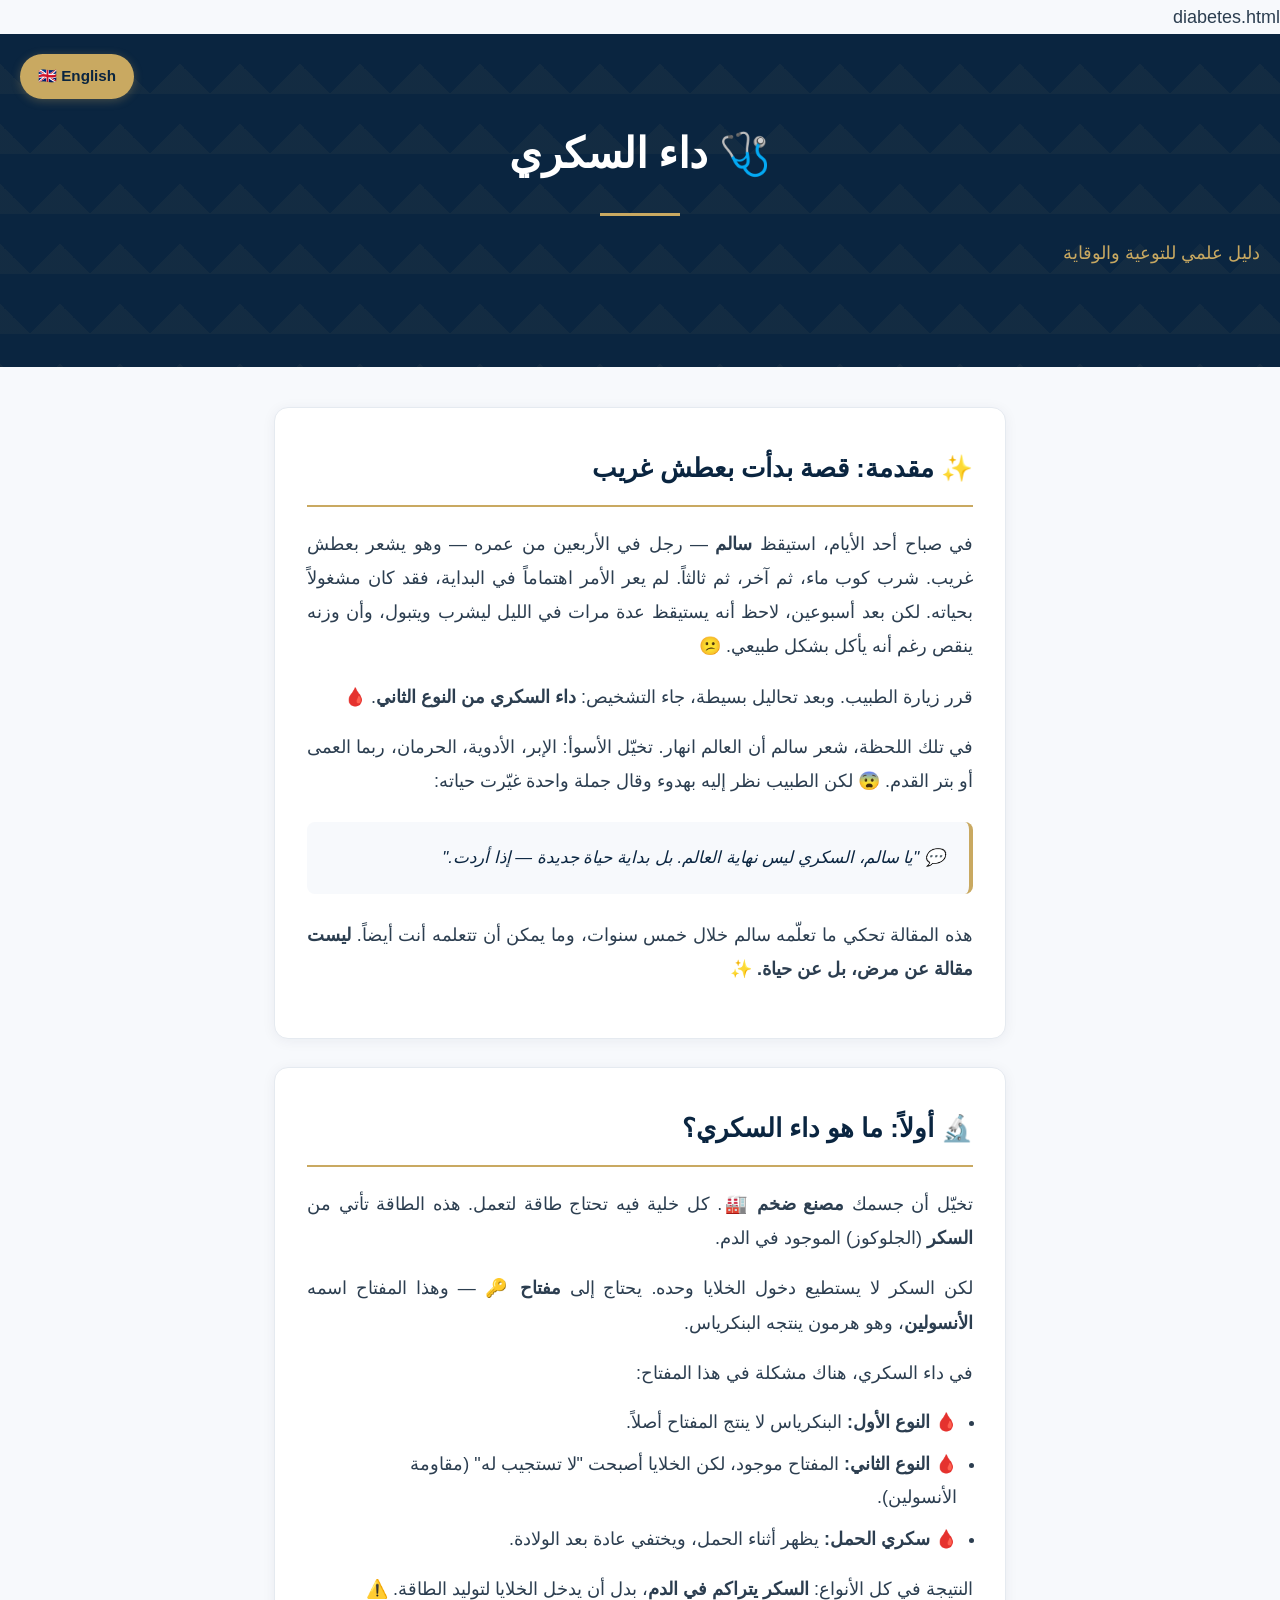
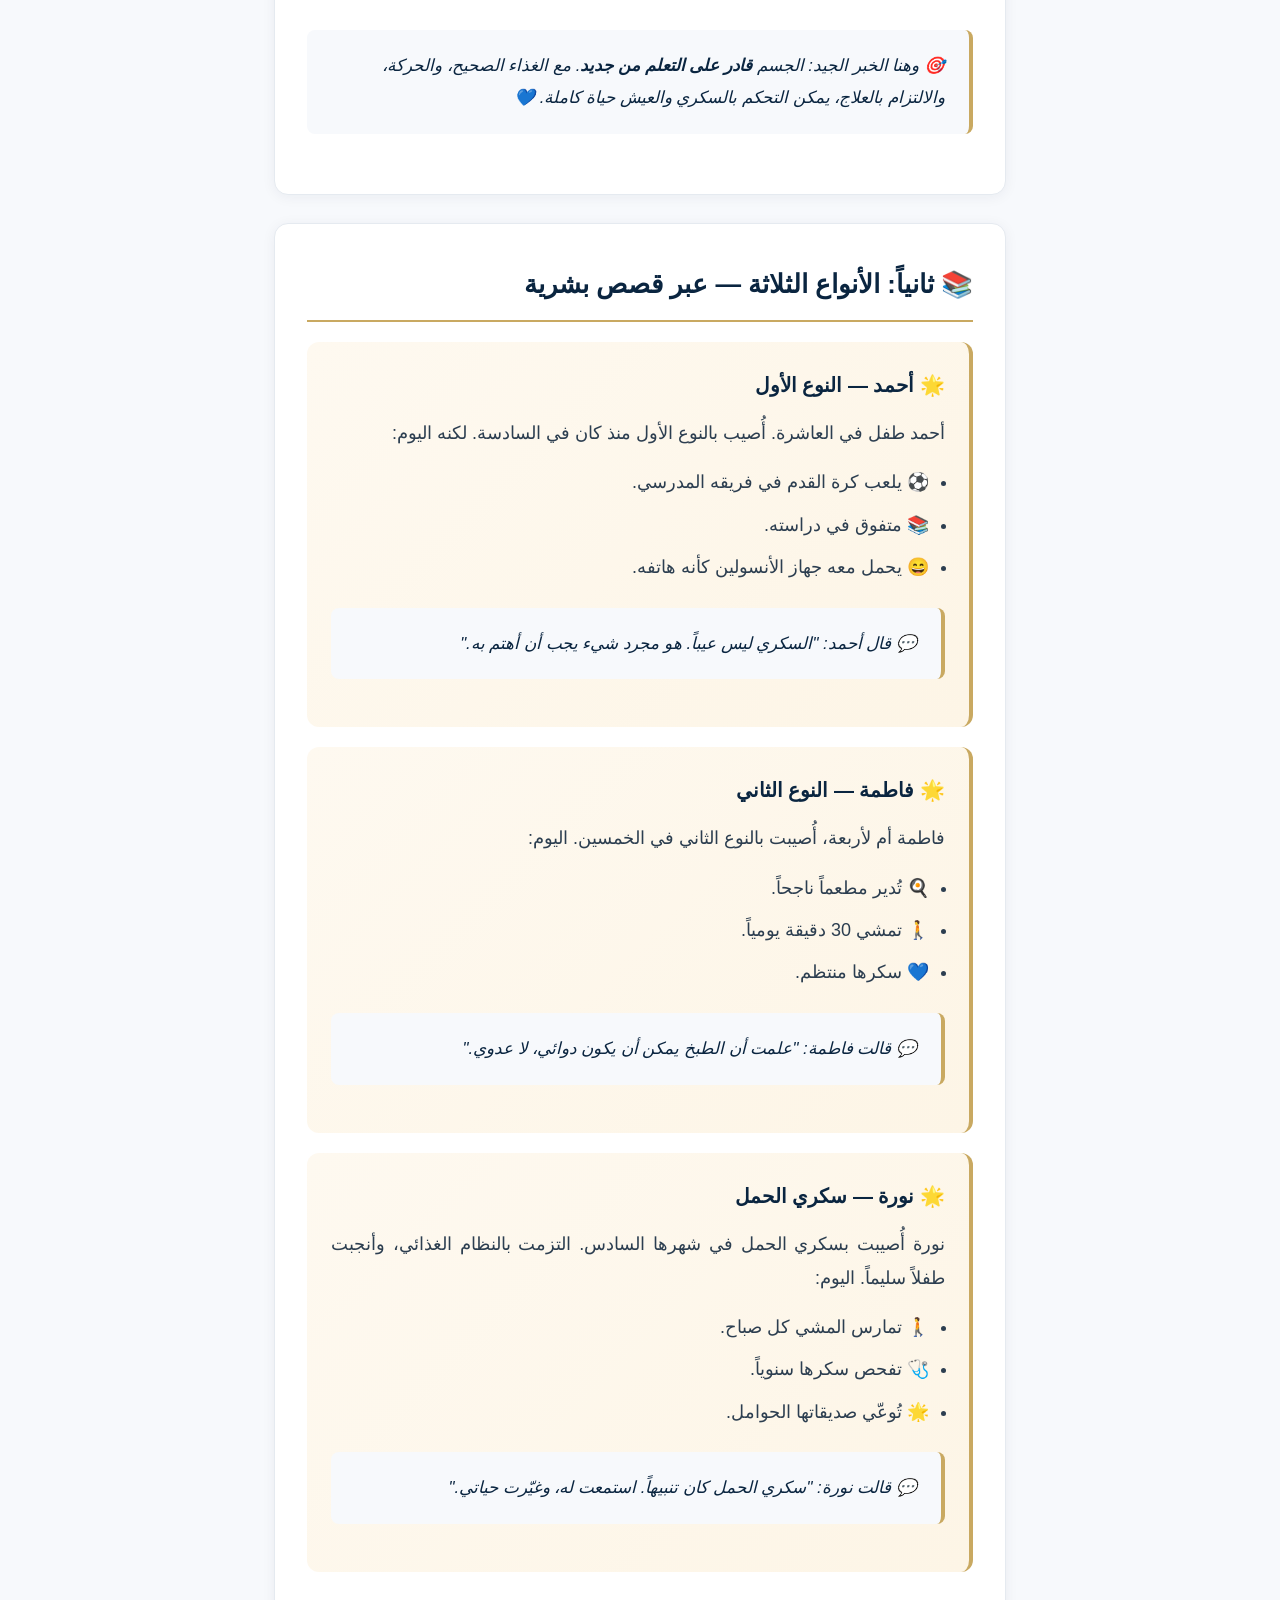
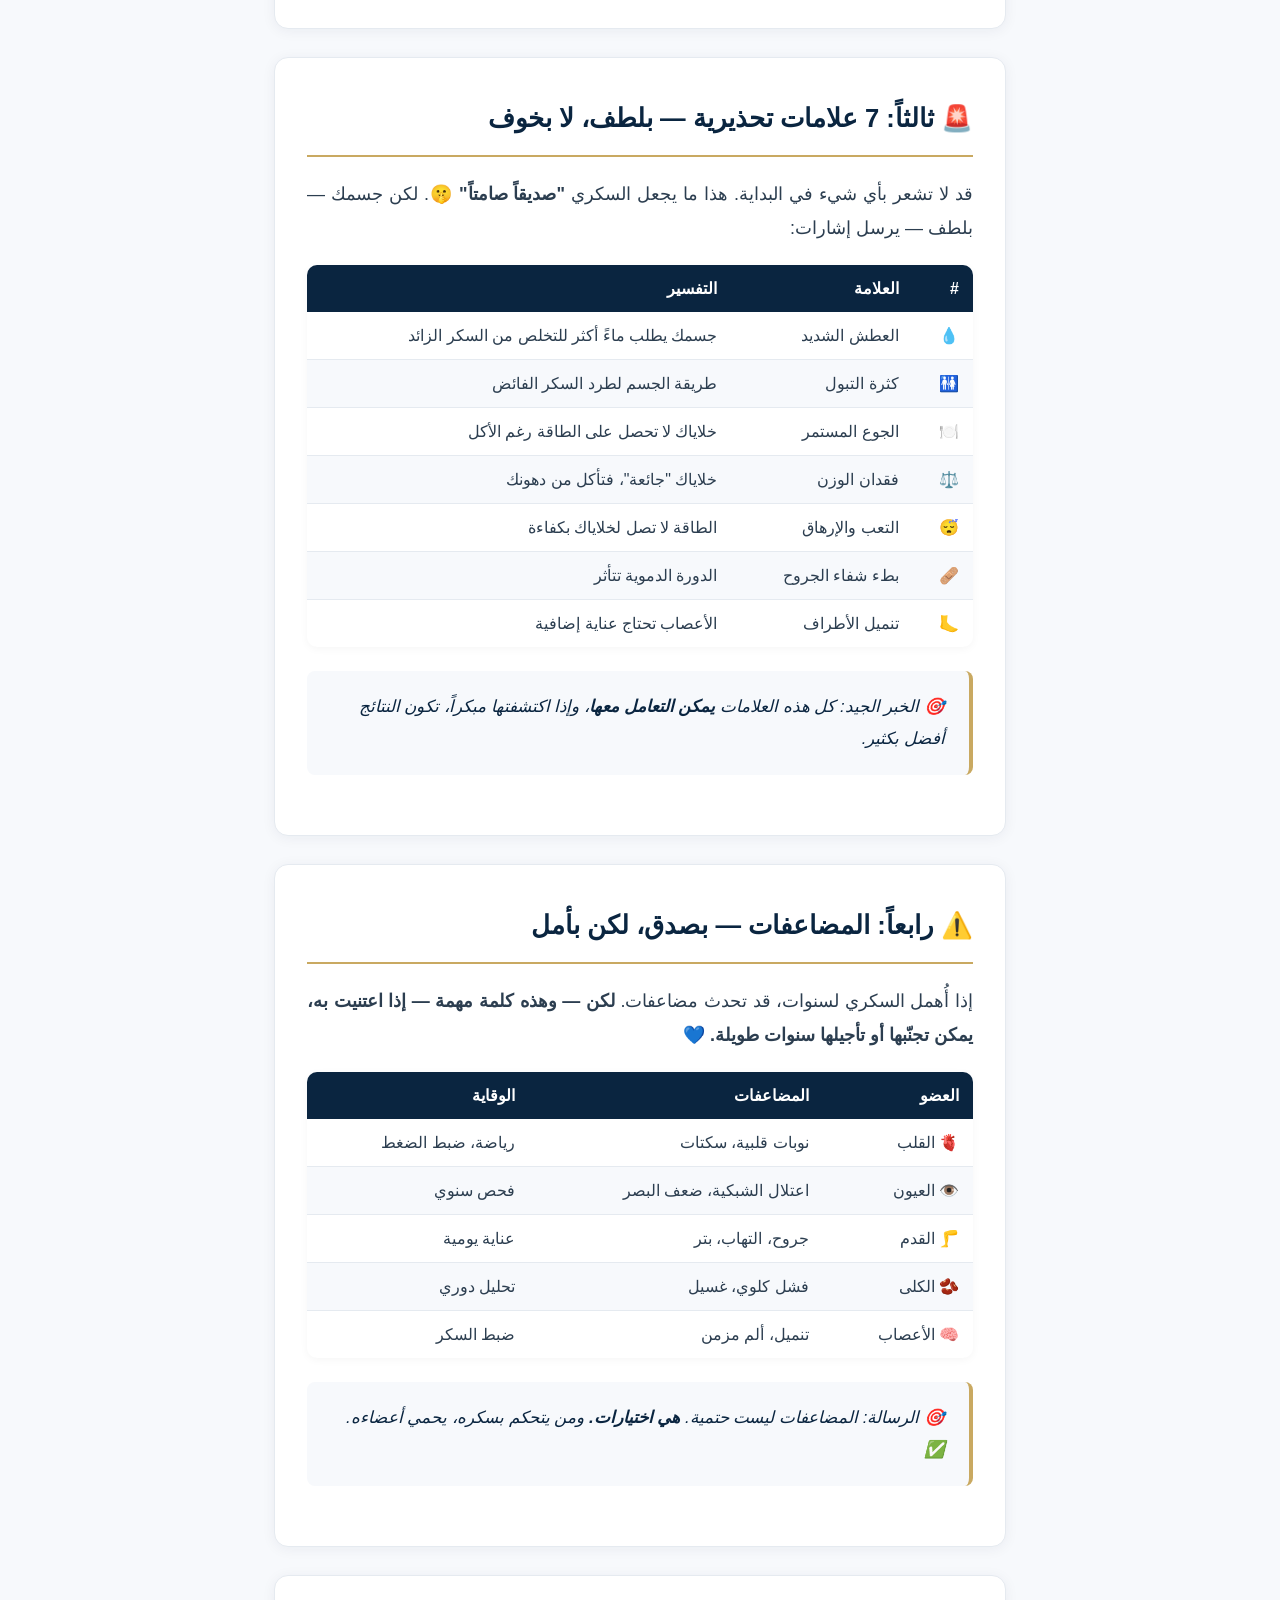
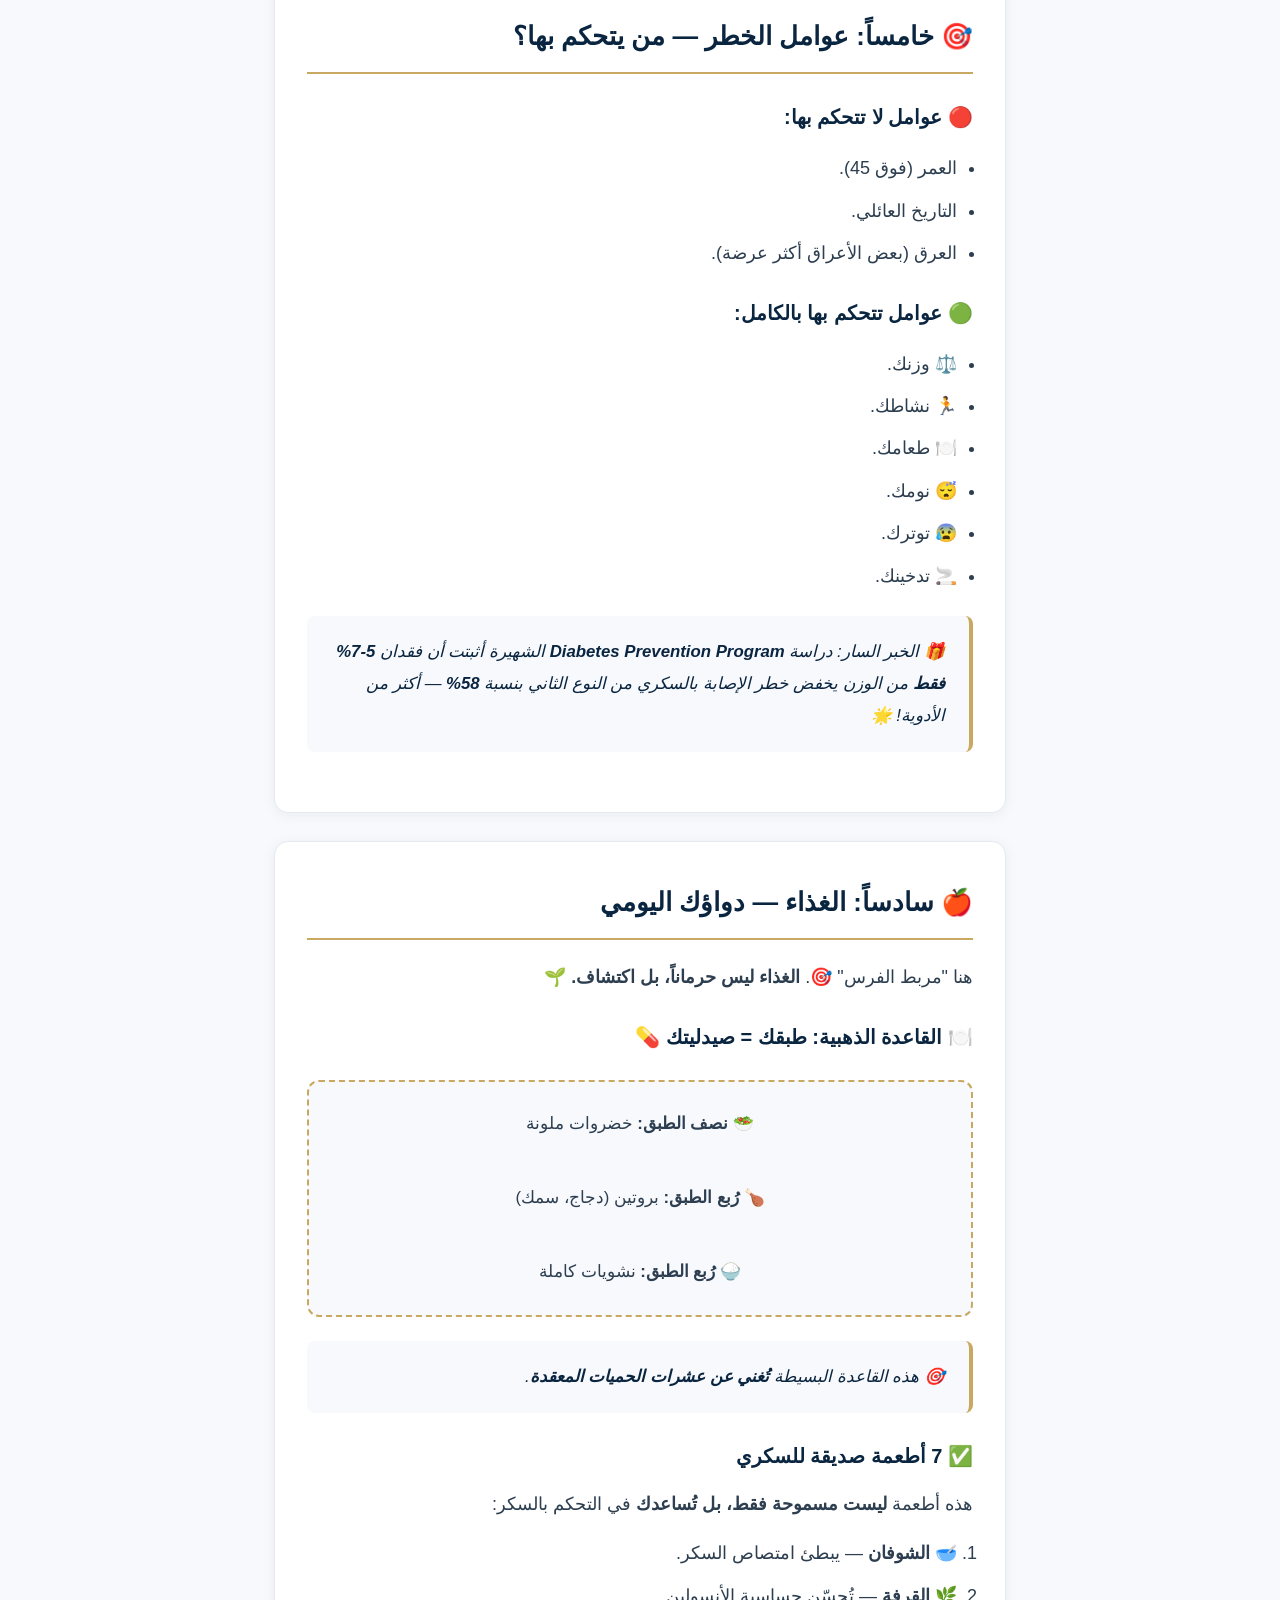
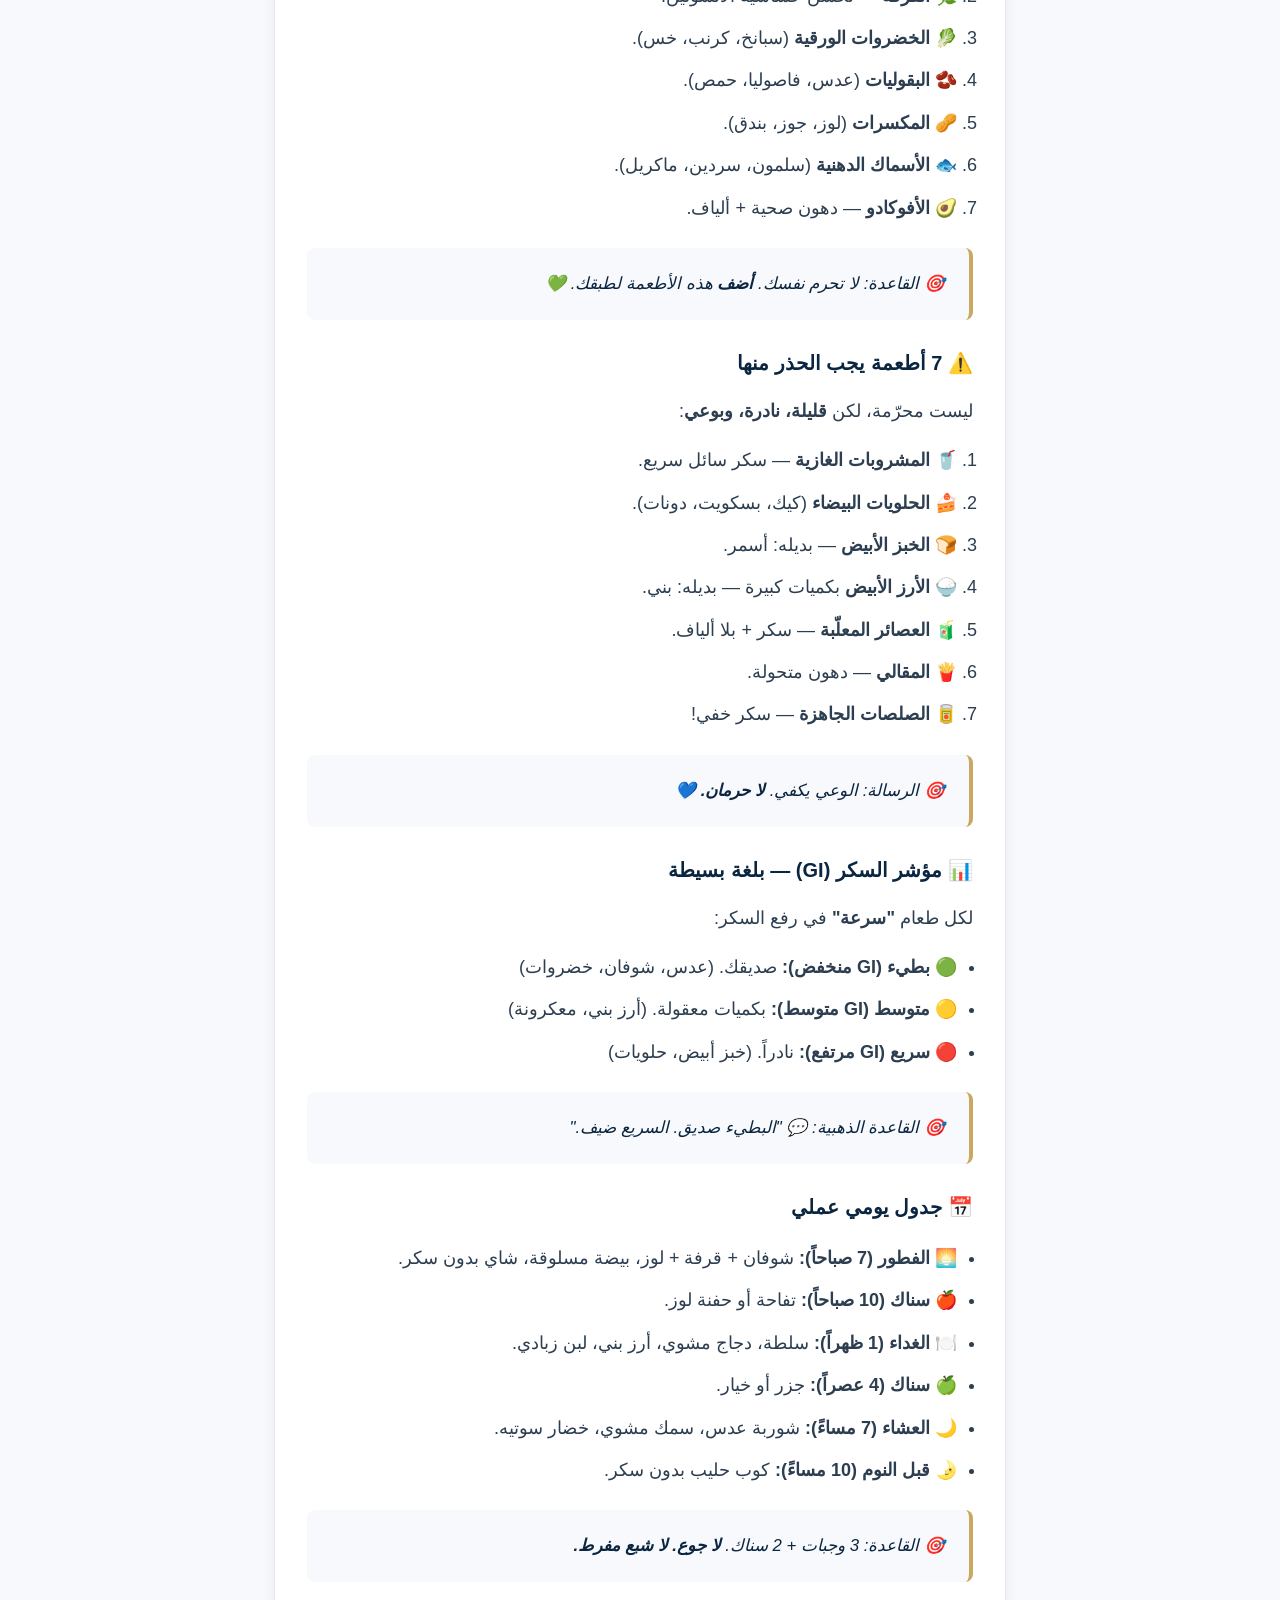
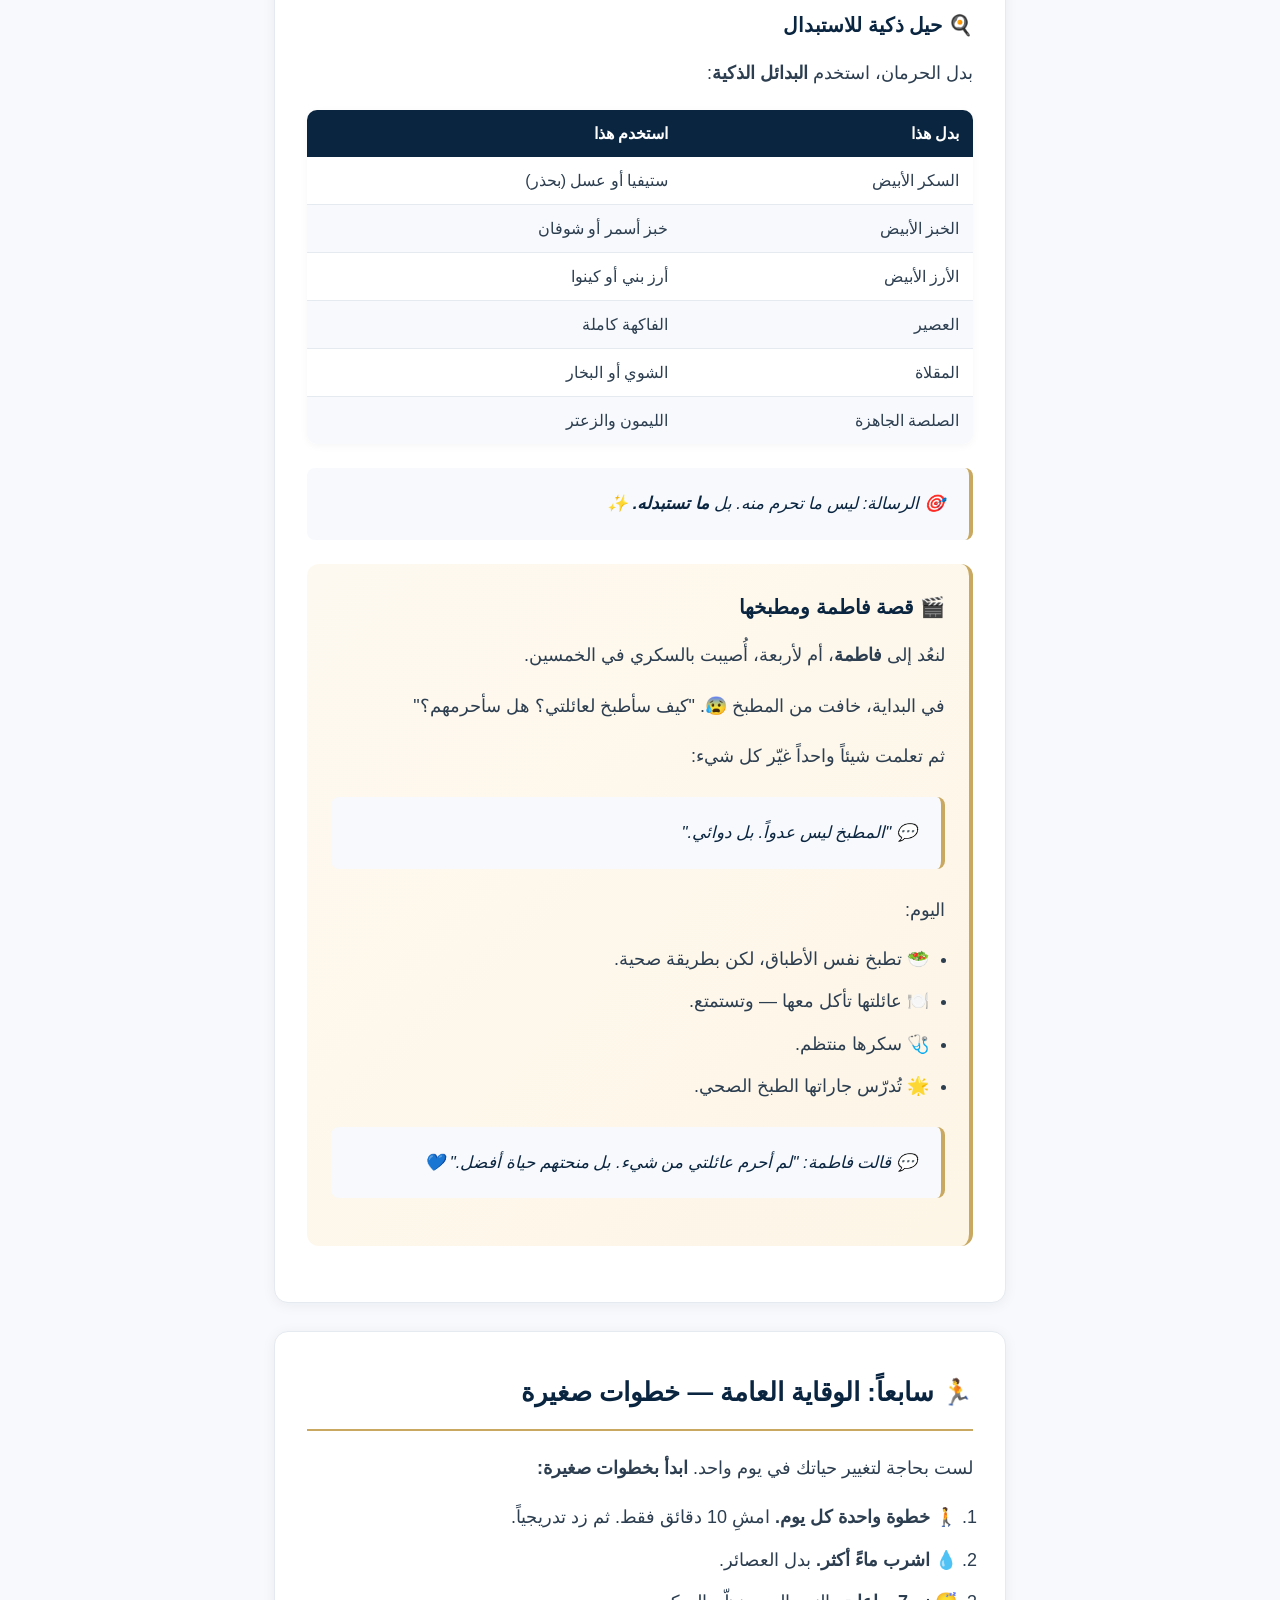
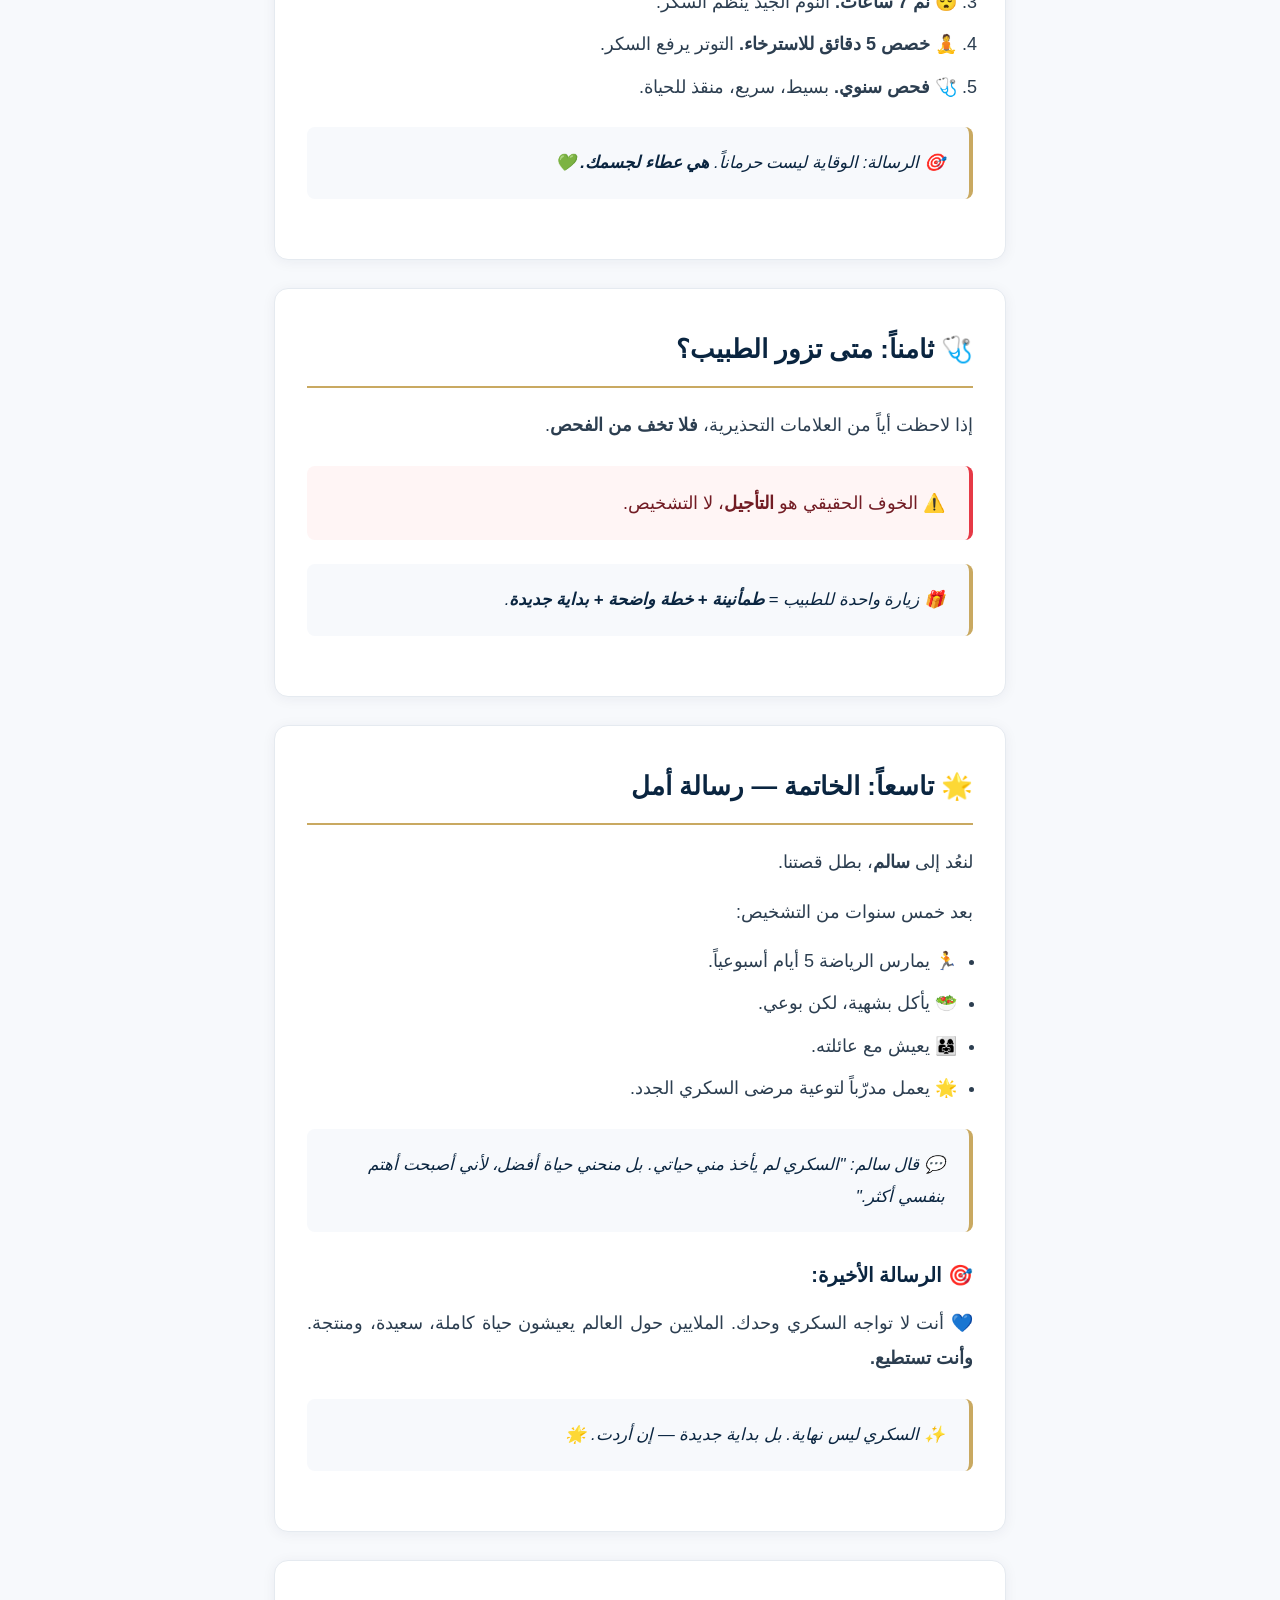
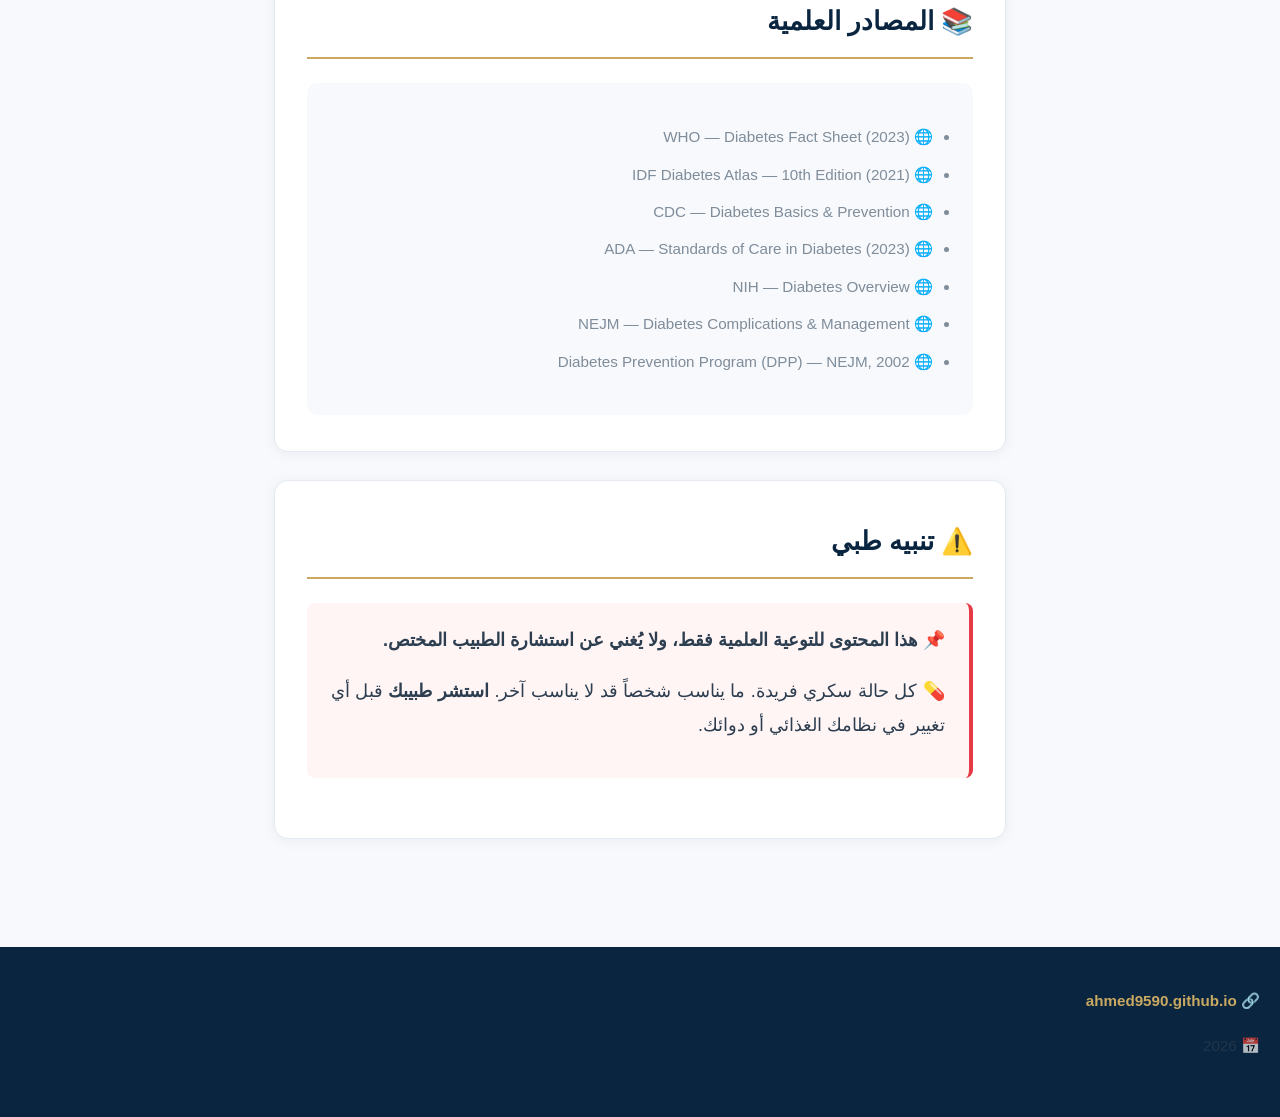
<file: diabetes.html>
diabetes.html
<!DOCTYPE html>
<html lang="ar" dir="rtl">
<head>
<meta charset="UTF-8">
<meta name="viewport" content="width=device-width, initial-scale=1.0">
<title>داء السكري: دليل علمي للتوعية والوقاية</title>

<!-- Open Graph for Facebook -->
<meta property="og:type" content="article">
<meta property="og:title" content="داء السكري: دليل علمي للتوعية والوقاية">
<meta property="og:description" content="دليل علمي شامل عن داء السكري: الأنواع، الأعراض المبكرة، مضاعفاته، وطرق الوقاية بأسلوب سردي مُلهم.">
<meta property="og:url" content="https://ahmed9590.github.io/my-website/diabetes.html">
<meta property="og:image" content="https://ahmed9590.github.io/my-website/diabetes-cover.jpg">
<meta property="og:locale" content="ar_AR">

<meta name="twitter:card" content="summary_large_image">
<meta name="twitter:title" content="داء السكري: دليل علمي للتوعية والوقاية">
<meta name="twitter:description" content="دليل علمي شامل عن داء السكري بأسلوب سردي مُلهم.">
<meta name="twitter:image" content="https://ahmed9590.github.io/my-website/diabetes-cover.jpg">

<style>
:root {
  --navy: #0a2540;
  --gold: #c9a961;
  --white: #ffffff;
  --soft: #f7f9fc;
  --text: #2c3e50;
  --muted: #7f8c9a;
  --line: #e5eaf0;
  --green: #27ae60;
  --red: #e63946;
}

* { box-sizing: border-box; margin: 0; padding: 0; }

html { scroll-behavior: smooth; }

body {
  font-family: 'Segoe UI', 'Tahoma', 'Arial', sans-serif;
  background: var(--soft);
  color: var(--text);
  line-height: 1.9;
  font-size: 18px;
}

.hero {
  background: var(--navy);
  color: var(--white);
  padding: 80px 20px;
  text-align: center;
  position: relative;
  overflow: hidden;
}

.hero::before {
  content: '';
  position: absolute;
  top: 0; left: 0; right: 0; bottom: 0;
  background-image:
    linear-gradient(45deg, rgba(201,169,97,0.05) 25%, transparent 25%),
    linear-gradient(-45deg, rgba(201,169,97,0.05) 25%, transparent 25%);
  background-size: 60px 60px;
  pointer-events: none;
}

.hero h1 {
  font-size: 2.6rem;
  font-weight: 800;
  margin-bottom: 16px;
  position: relative;
  letter-spacing: -0.5px;
}

.hero .underline {
  width: 80px;
  height: 3px;
  background: var(--gold);
  margin: 20px auto;
}

.hero p {
  font-size: 1.15rem;
  color: var(--gold);
  position: relative;
  font-weight: 500;
}

.lang-switch {
  position: absolute;
  top: 20px;
  left: 20px;
  z-index: 10;
}

.lang-btn {
  background: var(--gold);
  color: var(--navy);
  padding: 8px 18px;
  border-radius: 50px;
  text-decoration: none;
  font-weight: 700;
  font-size: 0.95rem;
  transition: all 0.3s ease;
  display: inline-block;
  box-shadow: 0 2px 10px rgba(201,169,97,0.3);
}

.lang-btn:hover {
  background: var(--white);
  transform: translateY(-2px);
  box-shadow: 0 4px 14px rgba(201,169,97,0.5);
}

.container {
  max-width: 780px;
  margin: 0 auto;
  padding: 40px 24px 80px;
}

section {
  background: var(--white);
  border-radius: 14px;
  padding: 36px 32px;
  margin-bottom: 28px;
  box-shadow: 0 2px 14px rgba(10,37,64,0.06);
  border: 1px solid var(--line);
}

h2 {
  font-size: 1.6rem;
  color: var(--navy);
  margin-bottom: 20px;
  padding-bottom: 12px;
  border-bottom: 2px solid var(--gold);
  font-weight: 700;
}

h3 {
  font-size: 1.25rem;
  color: var(--navy);
  margin: 24px 0 12px;
  font-weight: 700;
}

p {
  margin-bottom: 16px;
  color: var(--text);
  text-align: justify;
}

ul, ol {
  margin: 16px 0 16px 24px;
  padding-right: 16px;
}

li {
  margin-bottom: 10px;
  line-height: 1.8;
}

.quote {
  background: var(--soft);
  border-right: 4px solid var(--gold);
  padding: 20px 24px;
  margin: 24px 0;
  border-radius: 8px;
  font-style: italic;
  color: var(--navy);
  font-size: 1.05rem;
  font-weight: 500;
}

.story {
  background: linear-gradient(135deg, #fef9f0 0%, #fdf5e6 100%);
  border-radius: 12px;
  padding: 24px;
  margin: 20px 0;
  border-right: 4px solid var(--gold);
}

.story h3 {
  margin-top: 0;
  color: var(--navy);
}

.plate {
  background: var(--soft);
  border: 2px dashed var(--gold);
  border-radius: 12px;
  padding: 24px;
  margin: 24px 0;
  text-align: center;
  font-size: 1.05rem;
  line-height: 2.2;
}

table {
  width: 100%;
  border-collapse: collapse;
  margin: 20px 0;
  background: var(--white);
  border-radius: 10px;
  overflow: hidden;
  box-shadow: 0 2px 8px rgba(0,0,0,0.04);
}

th {
  background: var(--navy);
  color: var(--white);
  padding: 14px;
  text-align: right;
  font-weight: 600;
}

td {
  padding: 14px;
  border-bottom: 1px solid var(--line);
  text-align: right;
}

tr:last-child td { border-bottom: none; }

tr:nth-child(even) { background: var(--soft); }

.warning {
  background: #fff5f5;
  border-right: 4px solid var(--red);
  padding: 20px 24px;
  border-radius: 8px;
  margin: 24px 0;
  color: #721c24;
  font-weight: 500;
}

.sources {
  background: var(--soft);
  padding: 24px;
  border-radius: 10px;
  margin-top: 24px;
  font-size: 0.95rem;
}

.sources li { color: var(--muted); }

.footer {
  text-align: center;
  padding: 40px 20px;
  background: var(--navy);
  color: var(--white);
  font-size: 0.95rem;
}

.footer a {
  color: var(--gold);
  text-decoration: none;
  font-weight: 600;
}

.footer a:hover { text-decoration: underline; }

@media (max-width: 600px) {
  body { font-size: 17px; }
  .hero { padding: 60px 16px; }
  .hero h1 { font-size: 1.9rem; }
  .hero p { font-size: 1rem; }
  .container { padding: 24px 16px 60px; }
  section { padding: 24px 20px; }
  h2 { font-size: 1.35rem; }
  h3 { font-size: 1.1rem; }
  table { font-size: 0.92rem; }
  th, td { padding: 10px 8px; }
  .lang-switch { top: 16px; left: 16px; }
  .lang-btn { padding: 6px 14px; font-size: 0.85rem; }
}
</style>
</head>
<body>

<header class="hero">
  <div class="lang-switch">
    <a href="diabetes-en.html" class="lang-btn">🇬🇧 English</a>
  </div>
  <h1>🩺 داء السكري</h1>
  <div class="underline"></div>
  <p>دليل علمي للتوعية والوقاية</p>
</header>

<main class="container">

  <section>
    <h2>✨ مقدمة: قصة بدأت بعطش غريب</h2>
    <p>في صباح أحد الأيام، استيقظ <strong>سالم</strong> — رجل في الأربعين من عمره — وهو يشعر بعطش غريب. شرب كوب ماء، ثم آخر، ثم ثالثاً. لم يعر الأمر اهتماماً في البداية، فقد كان مشغولاً بحياته. لكن بعد أسبوعين، لاحظ أنه يستيقظ عدة مرات في الليل ليشرب ويتبول، وأن وزنه ينقص رغم أنه يأكل بشكل طبيعي. 😕</p>
    <p>قرر زيارة الطبيب. وبعد تحاليل بسيطة، جاء التشخيص: <strong>داء السكري من النوع الثاني</strong>. 🩸</p>
    <p>في تلك اللحظة، شعر سالم أن العالم انهار. تخيّل الأسوأ: الإبر، الأدوية، الحرمان، ربما العمى أو بتر القدم. 😨 لكن الطبيب نظر إليه بهدوء وقال جملة واحدة غيّرت حياته:</p>
    <div class="quote">💬 "يا سالم، السكري ليس نهاية العالم. بل بداية حياة جديدة — إذا أردت."</div>
    <p>هذه المقالة تحكي ما تعلّمه سالم خلال خمس سنوات، وما يمكن أن تتعلمه أنت أيضاً. <strong>ليست مقالة عن مرض، بل عن حياة.</strong> ✨</p>
  </section>

  <section>
    <h2>🔬 أولاً: ما هو داء السكري؟</h2>
    <p>تخيّل أن جسمك <strong>مصنع ضخم</strong> 🏭. كل خلية فيه تحتاج طاقة لتعمل. هذه الطاقة تأتي من <strong>السكر</strong> (الجلوكوز) الموجود في الدم.</p>
    <p>لكن السكر لا يستطيع دخول الخلايا وحده. يحتاج إلى <strong>مفتاح</strong> 🔑 — وهذا المفتاح اسمه <strong>الأنسولين</strong>، وهو هرمون ينتجه البنكرياس.</p>
    <p>في داء السكري، هناك مشكلة في هذا المفتاح:</p>
    <ul>
      <li>🩸 <strong>النوع الأول:</strong> البنكرياس لا ينتج المفتاح أصلاً.</li>
      <li>🩸 <strong>النوع الثاني:</strong> المفتاح موجود، لكن الخلايا أصبحت "لا تستجيب له" (مقاومة الأنسولين).</li>
      <li>🩸 <strong>سكري الحمل:</strong> يظهر أثناء الحمل، ويختفي عادة بعد الولادة.</li>
    </ul>
    <p>النتيجة في كل الأنواع: <strong>السكر يتراكم في الدم</strong>، بدل أن يدخل الخلايا لتوليد الطاقة. ⚠️</p>
    <div class="quote">🎯 وهنا الخبر الجيد: الجسم <strong>قادر على التعلم من جديد</strong>. مع الغذاء الصحيح، والحركة، والالتزام بالعلاج، يمكن التحكم بالسكري والعيش حياة كاملة. 💙</div>
  </section>

  <section>
    <h2>📚 ثانياً: الأنواع الثلاثة — عبر قصص بشرية</h2>

    <div class="story">
      <h3>🌟 أحمد — النوع الأول</h3>
      <p>أحمد طفل في العاشرة. أُصيب بالنوع الأول منذ كان في السادسة. لكنه اليوم:</p>
      <ul>
        <li>⚽ يلعب كرة القدم في فريقه المدرسي.</li>
        <li>📚 متفوق في دراسته.</li>
        <li>😄 يحمل معه جهاز الأنسولين كأنه هاتفه.</li>
      </ul>
      <div class="quote">💬 قال أحمد: "السكري ليس عيباً. هو مجرد شيء يجب أن أهتم به."</div>
    </div>

    <div class="story">
      <h3>🌟 فاطمة — النوع الثاني</h3>
      <p>فاطمة أم لأربعة، أُصيبت بالنوع الثاني في الخمسين. اليوم:</p>
      <ul>
        <li>🍳 تُدير مطعماً ناجحاً.</li>
        <li>🚶 تمشي 30 دقيقة يومياً.</li>
        <li>💙 سكرها منتظم.</li>
      </ul>
      <div class="quote">💬 قالت فاطمة: "علمت أن الطبخ يمكن أن يكون دوائي، لا عدوي."</div>
    </div>

    <div class="story">
      <h3>🌟 نورة — سكري الحمل</h3>
      <p>نورة أُصيبت بسكري الحمل في شهرها السادس. التزمت بالنظام الغذائي، وأنجبت طفلاً سليماً. اليوم:</p>
      <ul>
        <li>🚶 تمارس المشي كل صباح.</li>
        <li>🩺 تفحص سكرها سنوياً.</li>
        <li>🌟 تُوعّي صديقاتها الحوامل.</li>
      </ul>
      <div class="quote">💬 قالت نورة: "سكري الحمل كان تنبيهاً. استمعت له، وغيّرت حياتي."</div>
    </div>
  </section>

  <section>
    <h2>🚨 ثالثاً: 7 علامات تحذيرية — بلطف، لا بخوف</h2>
    <p>قد لا تشعر بأي شيء في البداية. هذا ما يجعل السكري <strong>"صديقاً صامتاً"</strong> 🤫. لكن جسمك — بلطف — يرسل إشارات:</p>
    <table>
      <thead>
        <tr><th>#</th><th>العلامة</th><th>التفسير</th></tr>
      </thead>
      <tbody>
        <tr><td>💧</td><td>العطش الشديد</td><td>جسمك يطلب ماءً أكثر للتخلص من السكر الزائد</td></tr>
        <tr><td>🚻</td><td>كثرة التبول</td><td>طريقة الجسم لطرد السكر الفائض</td></tr>
        <tr><td>🍽️</td><td>الجوع المستمر</td><td>خلاياك لا تحصل على الطاقة رغم الأكل</td></tr>
        <tr><td>⚖️</td><td>فقدان الوزن</td><td>خلاياك "جائعة"، فتأكل من دهونك</td></tr>
        <tr><td>😴</td><td>التعب والإرهاق</td><td>الطاقة لا تصل لخلاياك بكفاءة</td></tr>
        <tr><td>🩹</td><td>بطء شفاء الجروح</td><td>الدورة الدموية تتأثر</td></tr>
        <tr><td>🦶</td><td>تنميل الأطراف</td><td>الأعصاب تحتاج عناية إضافية</td></tr>
      </tbody>
    </table>
    <div class="quote">🎯 الخبر الجيد: كل هذه العلامات <strong>يمكن التعامل معها</strong>، وإذا اكتشفتها مبكراً، تكون النتائج أفضل بكثير.</div>
  </section>

  <section>
    <h2>⚠️ رابعاً: المضاعفات — بصدق، لكن بأمل</h2>
    <p>إذا أُهمل السكري لسنوات، قد تحدث مضاعفات. <strong>لكن — وهذه كلمة مهمة — إذا اعتنيت به، يمكن تجنّبها أو تأجيلها سنوات طويلة.</strong> 💙</p>
    <table>
      <thead>
        <tr><th>العضو</th><th>المضاعفات</th><th>الوقاية</th></tr>
      </thead>
      <tbody>
        <tr><td>🫀 القلب</td><td>نوبات قلبية، سكتات</td><td>رياضة، ضبط الضغط</td></tr>
        <tr><td>👁️ العيون</td><td>اعتلال الشبكية، ضعف البصر</td><td>فحص سنوي</td></tr>
        <tr><td>🦵 القدم</td><td>جروح، التهاب، بتر</td><td>عناية يومية</td></tr>
        <tr><td>🫘 الكلى</td><td>فشل كلوي، غسيل</td><td>تحليل دوري</td></tr>
        <tr><td>🧠 الأعصاب</td><td>تنميل، ألم مزمن</td><td>ضبط السكر</td></tr>
      </tbody>
    </table>
    <div class="quote">🎯 الرسالة: المضاعفات ليست حتمية. <strong>هي اختيارات.</strong> ومن يتحكم بسكره، يحمي أعضاءه. ✅</div>
  </section>

  <section>
    <h2>🎯 خامساً: عوامل الخطر — من يتحكم بها؟</h2>
    <h3>🔴 عوامل لا تتحكم بها:</h3>
    <ul>
      <li>العمر (فوق 45).</li>
      <li>التاريخ العائلي.</li>
      <li>العرق (بعض الأعراق أكثر عرضة).</li>
    </ul>
    <h3>🟢 عوامل تتحكم بها بالكامل:</h3>
    <ul>
      <li>⚖️ وزنك.</li>
      <li>🏃 نشاطك.</li>
      <li>🍽️ طعامك.</li>
      <li>😴 نومك.</li>
      <li>😰 توترك.</li>
      <li>🚬 تدخينك.</li>
    </ul>
    <div class="quote">🎁 الخبر السار: دراسة <strong>Diabetes Prevention Program</strong> الشهيرة أثبتت أن فقدان <strong>5-7% فقط</strong> من الوزن يخفض خطر الإصابة بالسكري من النوع الثاني بنسبة <strong>58%</strong> — أكثر من الأدوية! 🌟</div>
  </section>

  <section>
    <h2>🍎 سادساً: الغذاء — دواؤك اليومي</h2>
    <p>هنا "مربط الفرس" 🎯. <strong>الغذاء ليس حرماناً، بل اكتشاف.</strong> 🌱</p>

    <h3>🍽️ القاعدة الذهبية: طبقك = صيدليتك 💊</h3>
    <div class="plate">
      🥗 <strong>نصف الطبق:</strong> خضروات ملونة<br><br>
      🍗 <strong>رُبع الطبق:</strong> بروتين (دجاج، سمك)<br><br>
      🍚 <strong>رُبع الطبق:</strong> نشويات كاملة
    </div>
    <div class="quote">🎯 هذه القاعدة البسيطة <strong>تُغني عن عشرات الحميات المعقدة</strong>.</div>

    <h3>✅ 7 أطعمة صديقة للسكري</h3>
    <p>هذه أطعمة <strong>ليست مسموحة فقط، بل تُساعدك</strong> في التحكم بالسكر:</p>
    <ol>
      <li>🥣 <strong>الشوفان</strong> — يبطئ امتصاص السكر.</li>
      <li>🌿 <strong>القرفة</strong> — تُحسّن حساسية الأنسولين.</li>
      <li>🥬 <strong>الخضروات الورقية</strong> (سبانخ، كرنب، خس).</li>
      <li>🫘 <strong>البقوليات</strong> (عدس، فاصوليا، حمص).</li>
      <li>🥜 <strong>المكسرات</strong> (لوز، جوز، بندق).</li>
      <li>🐟 <strong>الأسماك الدهنية</strong> (سلمون، سردين، ماكريل).</li>
      <li>🥑 <strong>الأفوكادو</strong> — دهون صحية + ألياف.</li>
    </ol>
    <div class="quote">🎯 القاعدة: لا تحرم نفسك. <strong>أضف</strong> هذه الأطعمة لطبقك. 💚</div>

    <h3>⚠️ 7 أطعمة يجب الحذر منها</h3>
    <p>ليست محرّمة، لكن <strong>قليلة، نادرة، وبوعي</strong>:</p>
    <ol>
      <li>🥤 <strong>المشروبات الغازية</strong> — سكر سائل سريع.</li>
      <li>🍰 <strong>الحلويات البيضاء</strong> (كيك، بسكويت، دونات).</li>
      <li>🍞 <strong>الخبز الأبيض</strong> — بديله: أسمر.</li>
      <li>🍚 <strong>الأرز الأبيض</strong> بكميات كبيرة — بديله: بني.</li>
      <li>🧃 <strong>العصائر المعلّبة</strong> — سكر + بلا ألياف.</li>
      <li>🍟 <strong>المقالي</strong> — دهون متحولة.</li>
      <li>🥫 <strong>الصلصات الجاهزة</strong> — سكر خفي!</li>
    </ol>
    <div class="quote">🎯 الرسالة: الوعي يكفي. <strong>لا حرمان.</strong> 💙</div>

    <h3>📊 مؤشر السكر (GI) — بلغة بسيطة</h3>
    <p>لكل طعام <strong>"سرعة"</strong> في رفع السكر:</p>
    <ul>
      <li>🟢 <strong>بطيء (GI منخفض):</strong> صديقك. (عدس، شوفان، خضروات)</li>
      <li>🟡 <strong>متوسط (GI متوسط):</strong> بكميات معقولة. (أرز بني، معكرونة)</li>
      <li>🔴 <strong>سريع (GI مرتفع):</strong> نادراً. (خبز أبيض، حلويات)</li>
    </ul>
    <div class="quote">🎯 القاعدة الذهبية: 💬 "البطيء صديق. السريع ضيف."</div>

    <h3>📅 جدول يومي عملي</h3>
    <ul>
      <li>🌅 <strong>الفطور (7 صباحاً):</strong> شوفان + قرفة + لوز، بيضة مسلوقة، شاي بدون سكر.</li>
      <li>🍎 <strong>سناك (10 صباحاً):</strong> تفاحة أو حفنة لوز.</li>
      <li>🍽️ <strong>الغداء (1 ظهراً):</strong> سلطة، دجاج مشوي، أرز بني، لبن زبادي.</li>
      <li>🍏 <strong>سناك (4 عصراً):</strong> جزر أو خيار.</li>
      <li>🌙 <strong>العشاء (7 مساءً):</strong> شوربة عدس، سمك مشوي، خضار سوتيه.</li>
      <li>🌛 <strong>قبل النوم (10 مساءً):</strong> كوب حليب بدون سكر.</li>
    </ul>
    <div class="quote">🎯 القاعدة: 3 وجبات + 2 سناك. <strong>لا جوع. لا شبع مفرط.</strong></div>

    <h3>🍳 حيل ذكية للاستبدال</h3>
    <p>بدل الحرمان، استخدم <strong>البدائل الذكية</strong>:</p>
    <table>
      <thead>
        <tr><th>بدل هذا</th><th>استخدم هذا</th></tr>
      </thead>
      <tbody>
        <tr><td>السكر الأبيض</td><td>ستيفيا أو عسل (بحذر)</td></tr>
        <tr><td>الخبز الأبيض</td><td>خبز أسمر أو شوفان</td></tr>
        <tr><td>الأرز الأبيض</td><td>أرز بني أو كينوا</td></tr>
        <tr><td>العصير</td><td>الفاكهة كاملة</td></tr>
        <tr><td>المقلاة</td><td>الشوي أو البخار</td></tr>
        <tr><td>الصلصة الجاهزة</td><td>الليمون والزعتر</td></tr>
      </tbody>
    </table>
    <div class="quote">🎯 الرسالة: ليس ما تحرم منه. بل <strong>ما تستبدله.</strong> ✨</div>

    <div class="story">
      <h3>🎬 قصة فاطمة ومطبخها</h3>
      <p>لنعُد إلى <strong>فاطمة</strong>، أم لأربعة، أُصيبت بالسكري في الخمسين.</p>
      <p>في البداية، خافت من المطبخ 😰. "كيف سأطبخ لعائلتي؟ هل سأحرمهم؟"</p>
      <p>ثم تعلمت شيئاً واحداً غيّر كل شيء:</p>
      <div class="quote">💬 "المطبخ ليس عدواً. بل دوائي."</div>
      <p>اليوم:</p>
      <ul>
        <li>🥗 تطبخ نفس الأطباق، لكن بطريقة صحية.</li>
        <li>🍽️ عائلتها تأكل معها — وتستمتع.</li>
        <li>🩺 سكرها منتظم.</li>
        <li>🌟 تُدرّس جاراتها الطبخ الصحي.</li>
      </ul>
      <div class="quote">💬 قالت فاطمة: "لم أحرم عائلتي من شيء. بل منحتهم حياة أفضل." 💙</div>
    </div>
  </section>

  <section>
    <h2>🏃 سابعاً: الوقاية العامة — خطوات صغيرة</h2>
    <p>لست بحاجة لتغيير حياتك في يوم واحد. <strong>ابدأ بخطوات صغيرة:</strong></p>
    <ol>
      <li>🚶 <strong>خطوة واحدة كل يوم.</strong> امشِ 10 دقائق فقط. ثم زد تدريجياً.</li>
      <li>💧 <strong>اشرب ماءً أكثر.</strong> بدل العصائر.</li>
      <li>😴 <strong>نم 7 ساعات.</strong> النوم الجيد ينظّم السكر.</li>
      <li>🧘 <strong>خصص 5 دقائق للاسترخاء.</strong> التوتر يرفع السكر.</li>
      <li>🩺 <strong>فحص سنوي.</strong> بسيط، سريع، منقذ للحياة.</li>
    </ol>
    <div class="quote">🎯 الرسالة: الوقاية ليست حرماناً. <strong>هي عطاء لجسمك.</strong> 💚</div>
  </section>

  <section>
    <h2>🩺 ثامناً: متى تزور الطبيب؟</h2>
    <p>إذا لاحظت أياً من العلامات التحذيرية، <strong>فلا تخف من الفحص</strong>.</p>
    <div class="warning">⚠️ الخوف الحقيقي هو <strong>التأجيل</strong>، لا التشخيص.</div>
    <div class="quote">🎁 زيارة واحدة للطبيب = <strong>طمأنينة + خطة واضحة + بداية جديدة</strong>.</div>
  </section>

  <section>
    <h2>🌟 تاسعاً: الخاتمة — رسالة أمل</h2>
    <p>لنعُد إلى <strong>سالم</strong>، بطل قصتنا.</p>
    <p>بعد خمس سنوات من التشخيص:</p>
    <ul>
      <li>🏃 يمارس الرياضة 5 أيام أسبوعياً.</li>
      <li>🥗 يأكل بشهية، لكن بوعي.</li>
      <li>👨‍👩‍👧 يعيش مع عائلته.</li>
      <li>🌟 يعمل مدرّباً لتوعية مرضى السكري الجدد.</li>
    </ul>
    <div class="quote">💬 قال سالم: "السكري لم يأخذ مني حياتي. بل منحني حياة أفضل، لأني أصبحت أهتم بنفسي أكثر."</div>
    <h3>🎯 الرسالة الأخيرة:</h3>
    <p>💙 أنت لا تواجه السكري وحدك. الملايين حول العالم يعيشون حياة كاملة، سعيدة، ومنتجة. <strong>وأنت تستطيع.</strong></p>
    <div class="quote">✨ السكري ليس نهاية. بل بداية جديدة — إن أردت. 🌟</div>
  </section>

  <section>
    <h2>📚 المصادر العلمية</h2>
    <div class="sources">
      <ul>
        <li>🌐 WHO — Diabetes Fact Sheet (2023)</li>
        <li>🌐 IDF Diabetes Atlas — 10th Edition (2021)</li>
        <li>🌐 CDC — Diabetes Basics &amp; Prevention</li>
        <li>🌐 ADA — Standards of Care in Diabetes (2023)</li>
        <li>🌐 NIH — Diabetes Overview</li>
        <li>🌐 NEJM — Diabetes Complications &amp; Management</li>
        <li>🌐 Diabetes Prevention Program (DPP) — NEJM, 2002</li>
      </ul>
    </div>
  </section>

  <section>
    <h2>⚠️ تنبيه طبي</h2>
    <div class="warning">
      <p><strong>📌 هذا المحتوى للتوعية العلمية فقط، ولا يُغني عن استشارة الطبيب المختص.</strong></p>
      <p>💊 كل حالة سكري فريدة. ما يناسب شخصاً قد لا يناسب آخر. <strong>استشر طبيبك</strong> قبل أي تغيير في نظامك الغذائي أو دوائك.</p>
    </div>
  </section>

</main>

<footer class="footer">
  <p>🔗 <a href="https://ahmed9590.github.io/my-website">ahmed9590.github.io</a></p>
  <p style="margin-top: 12px; opacity: 0.7;">📅 2026</p>
</footer>

</body>
</html>
</file>
